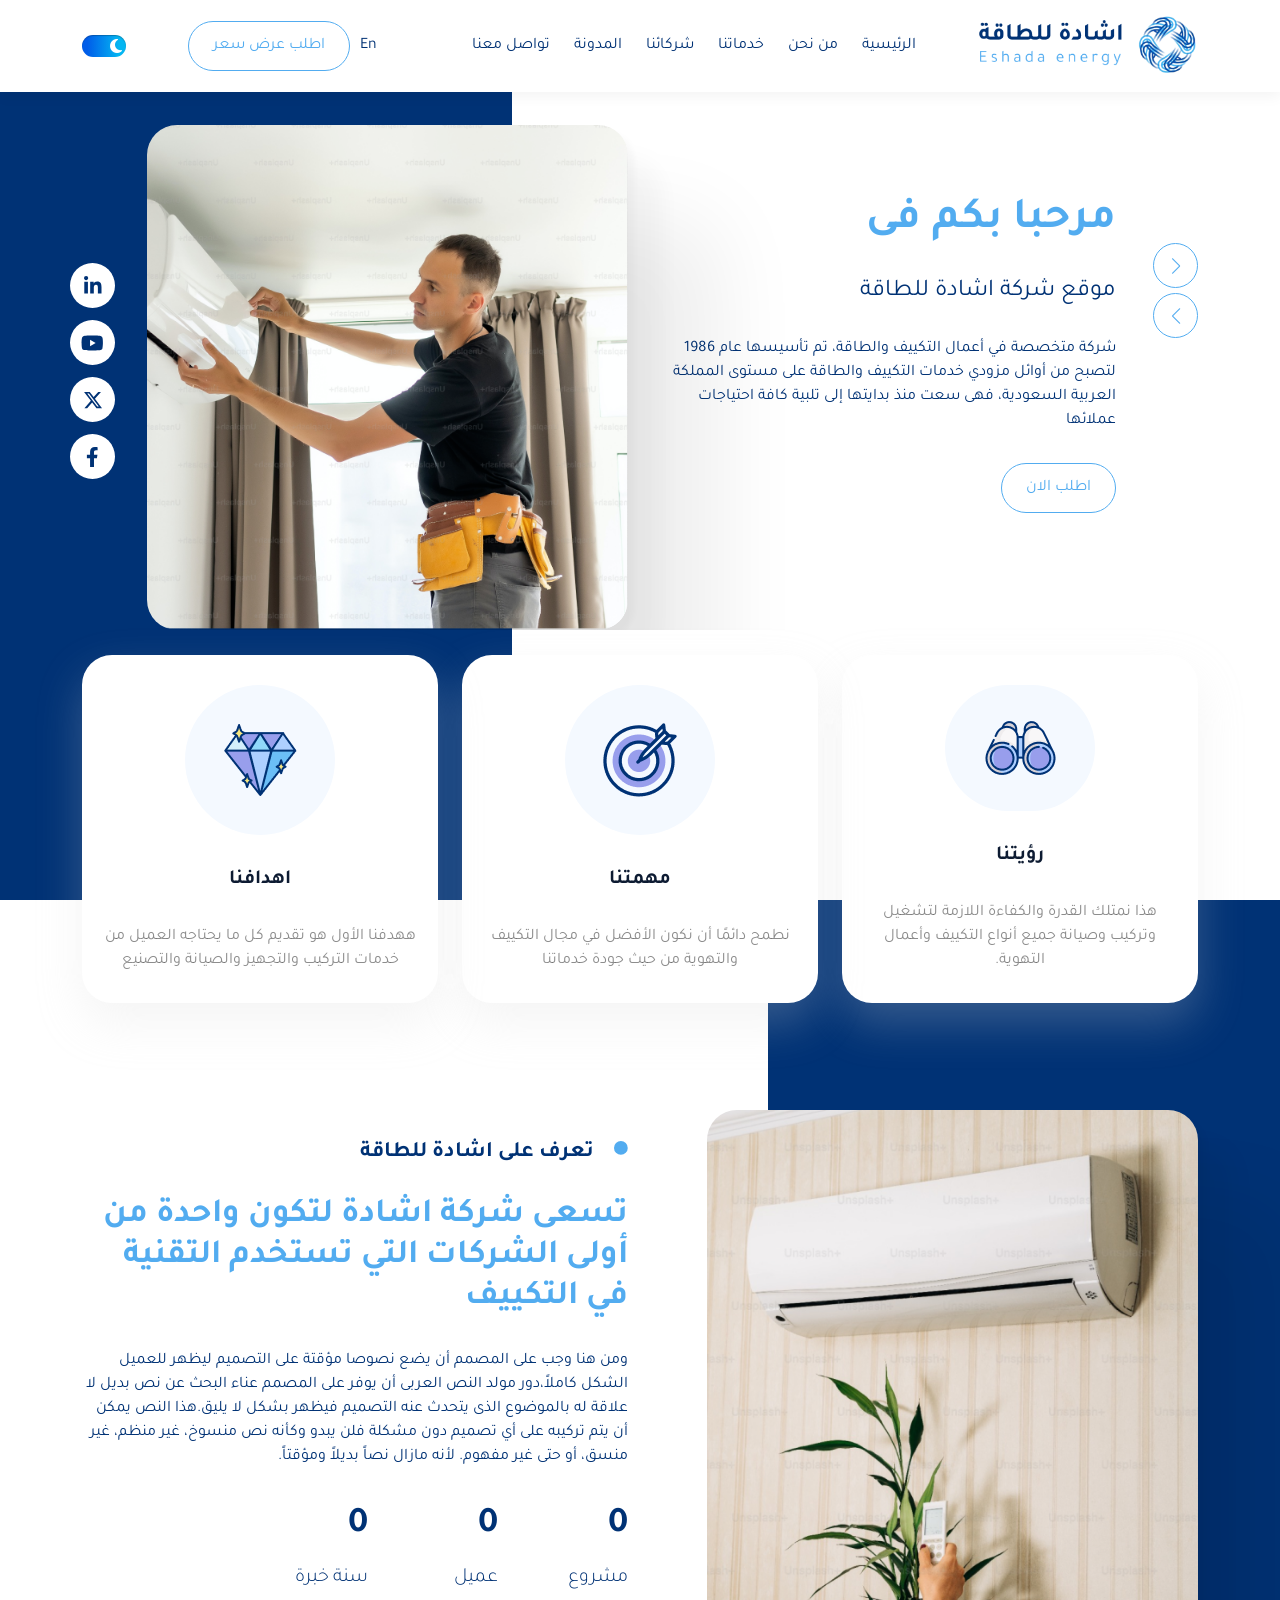
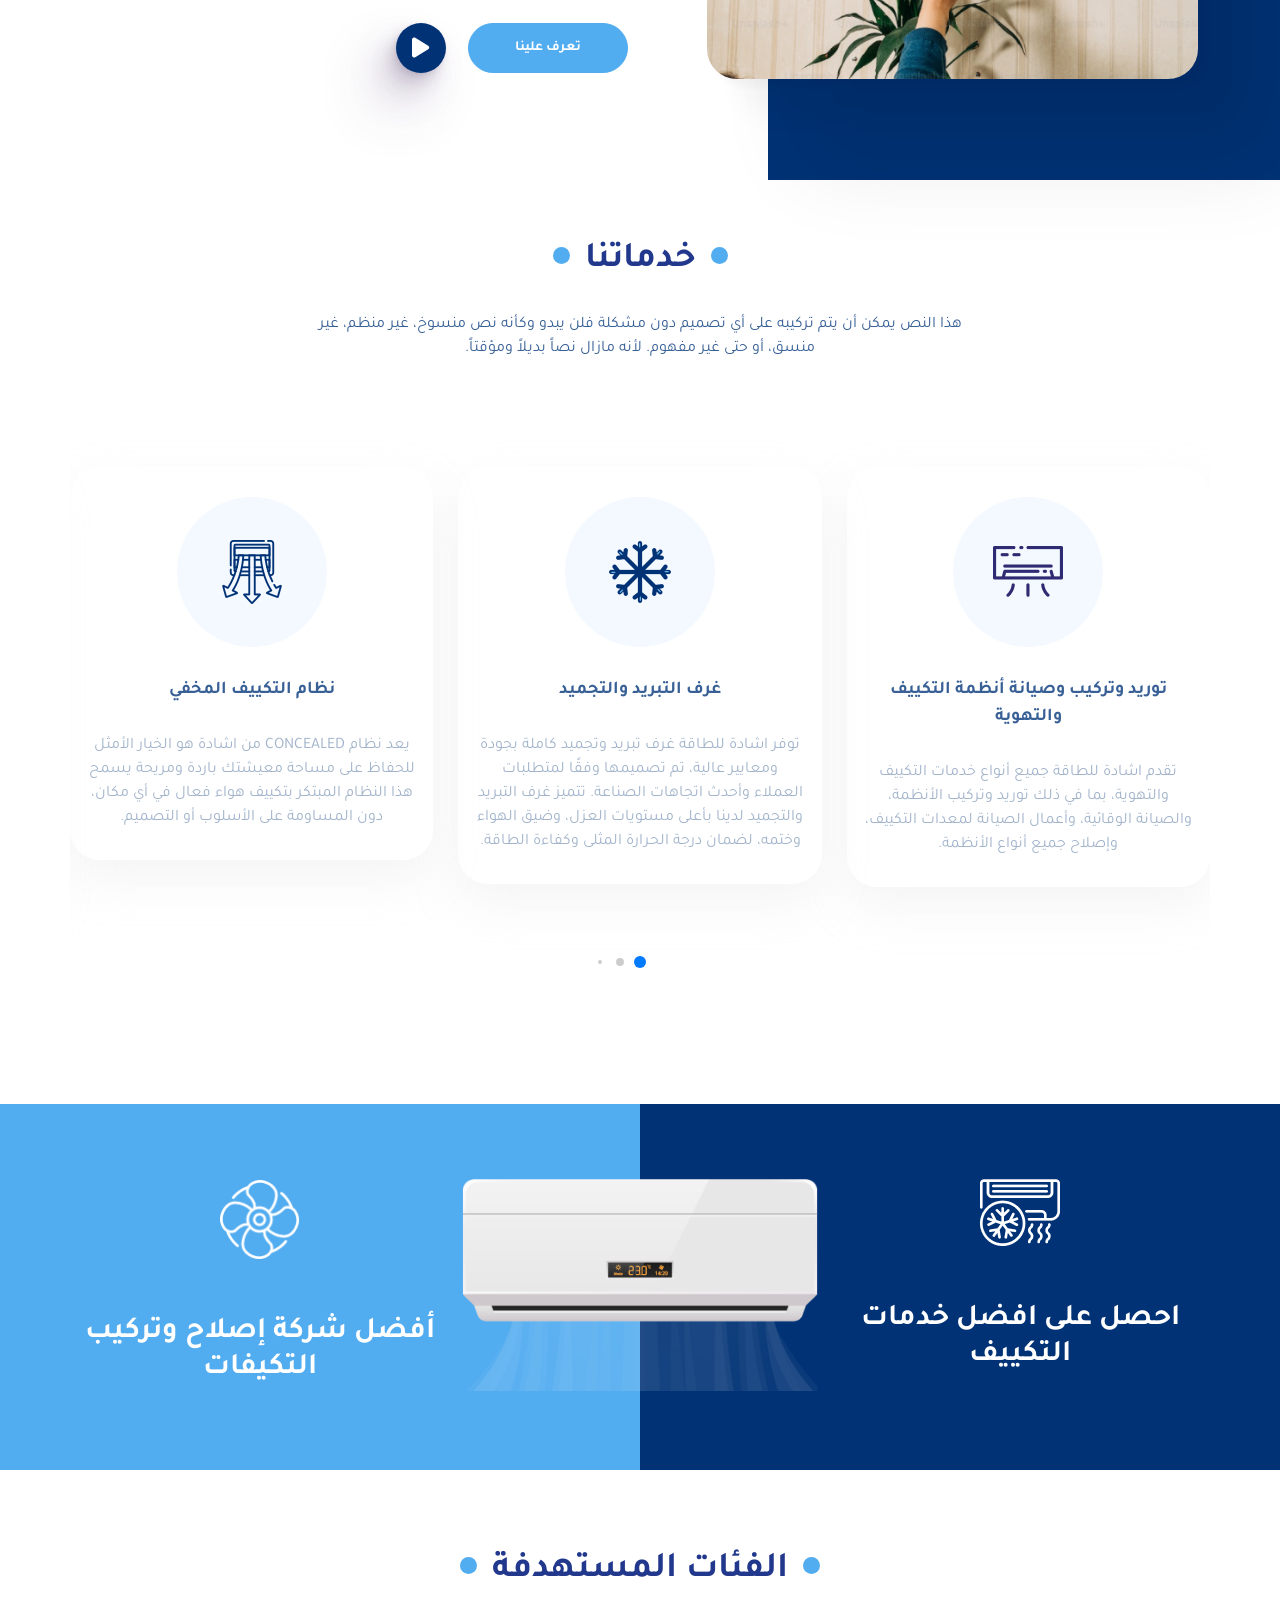
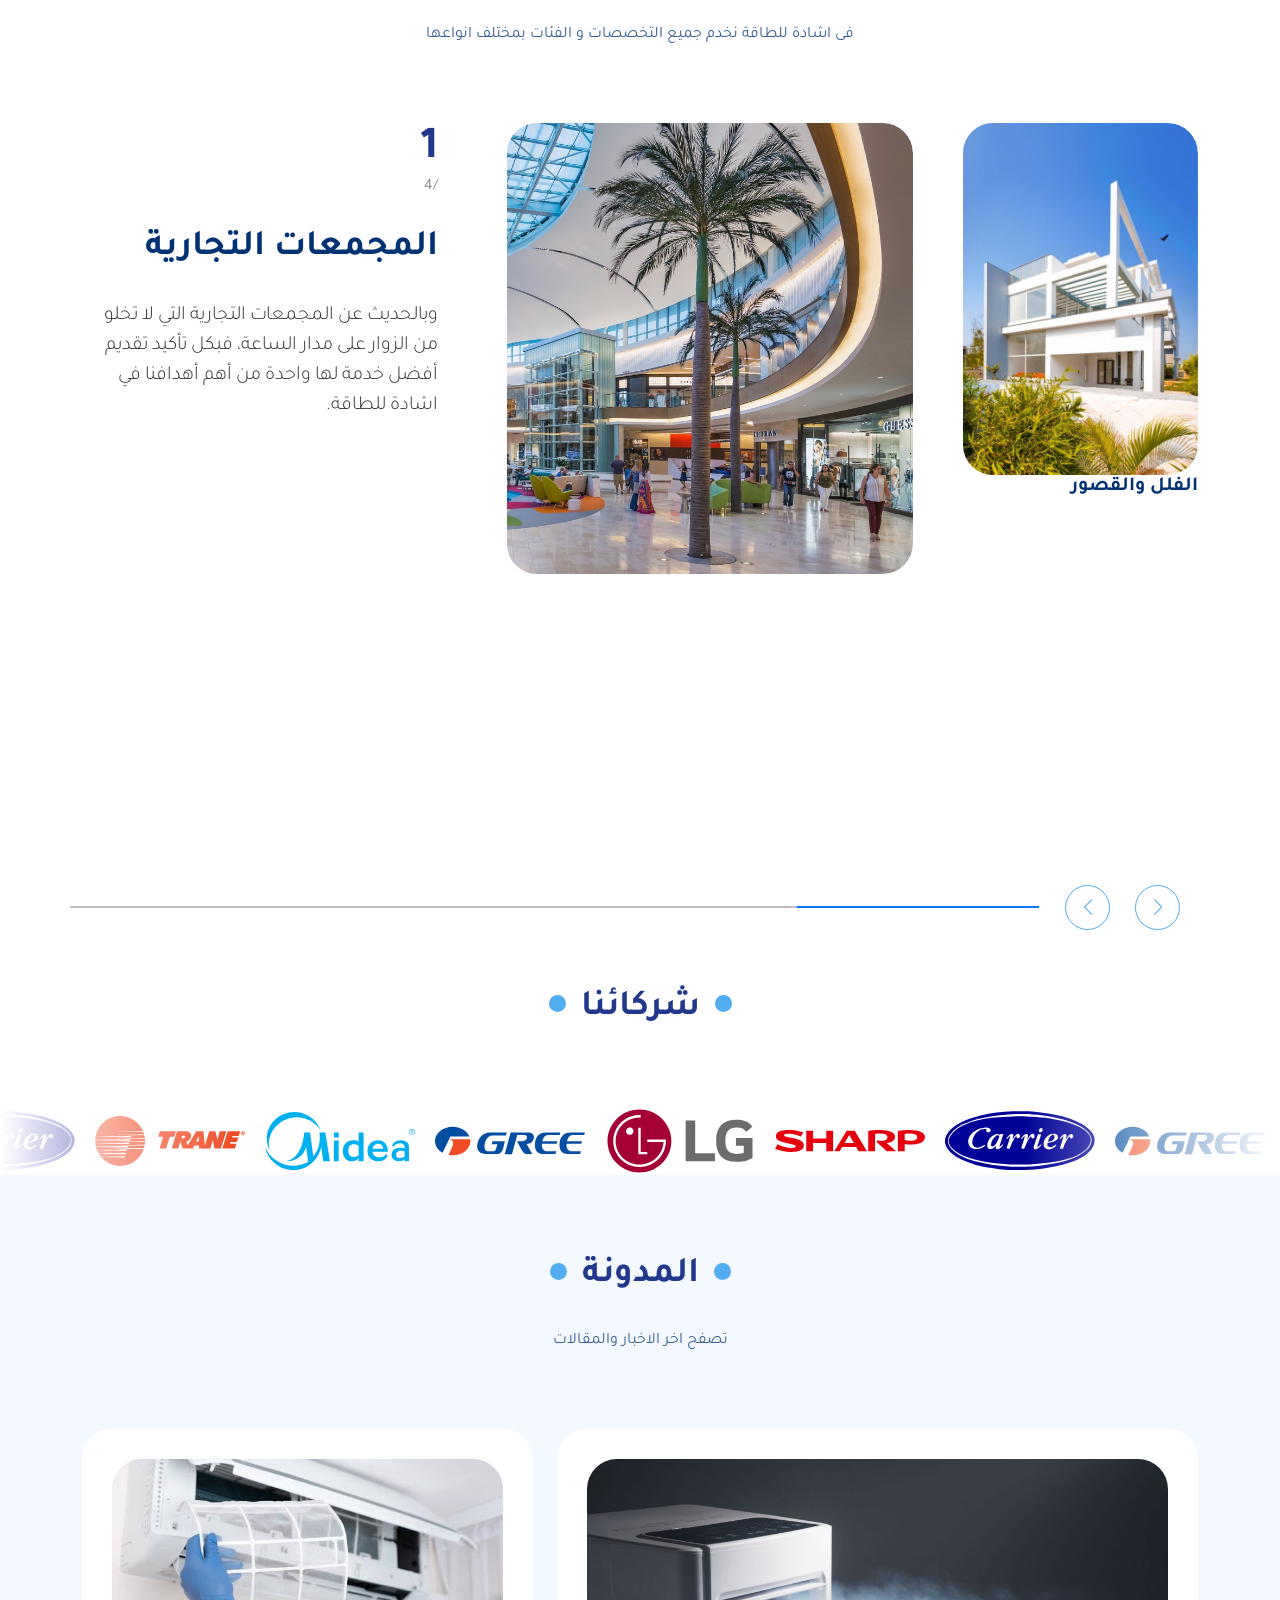
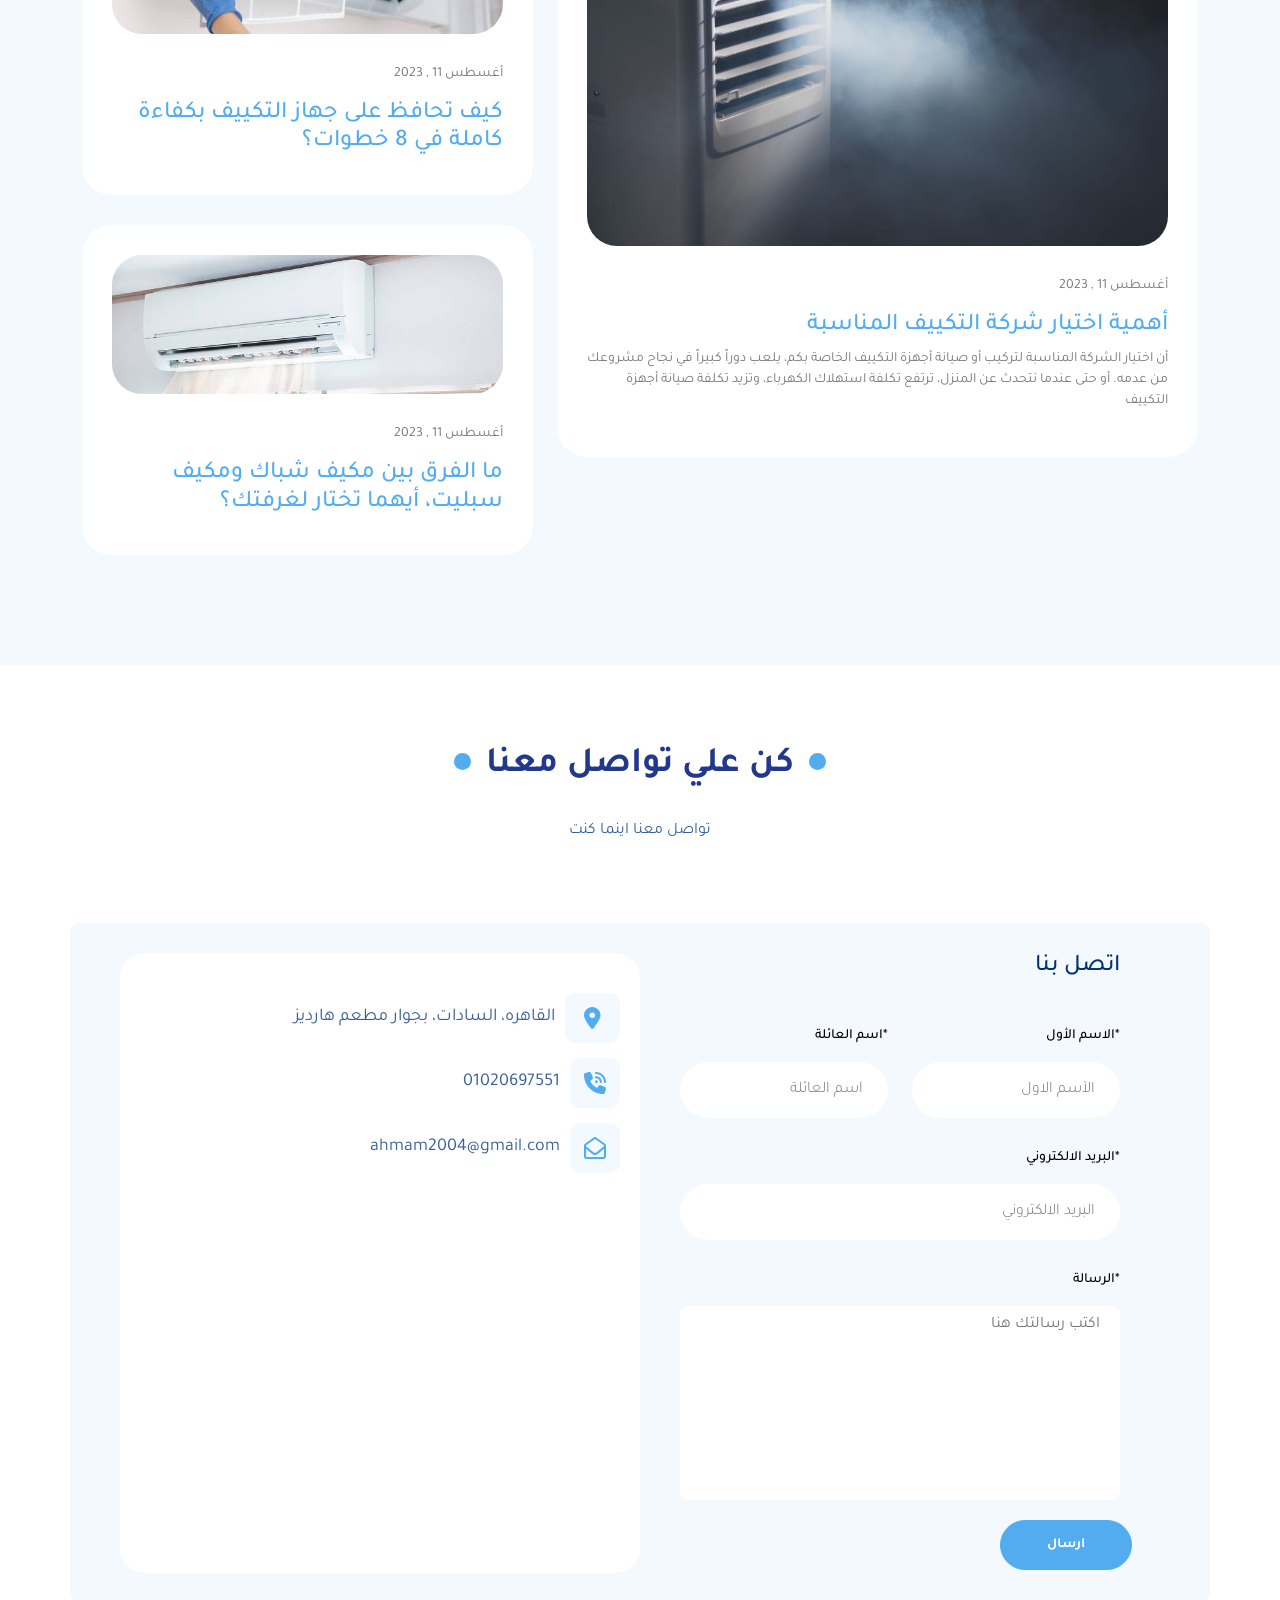
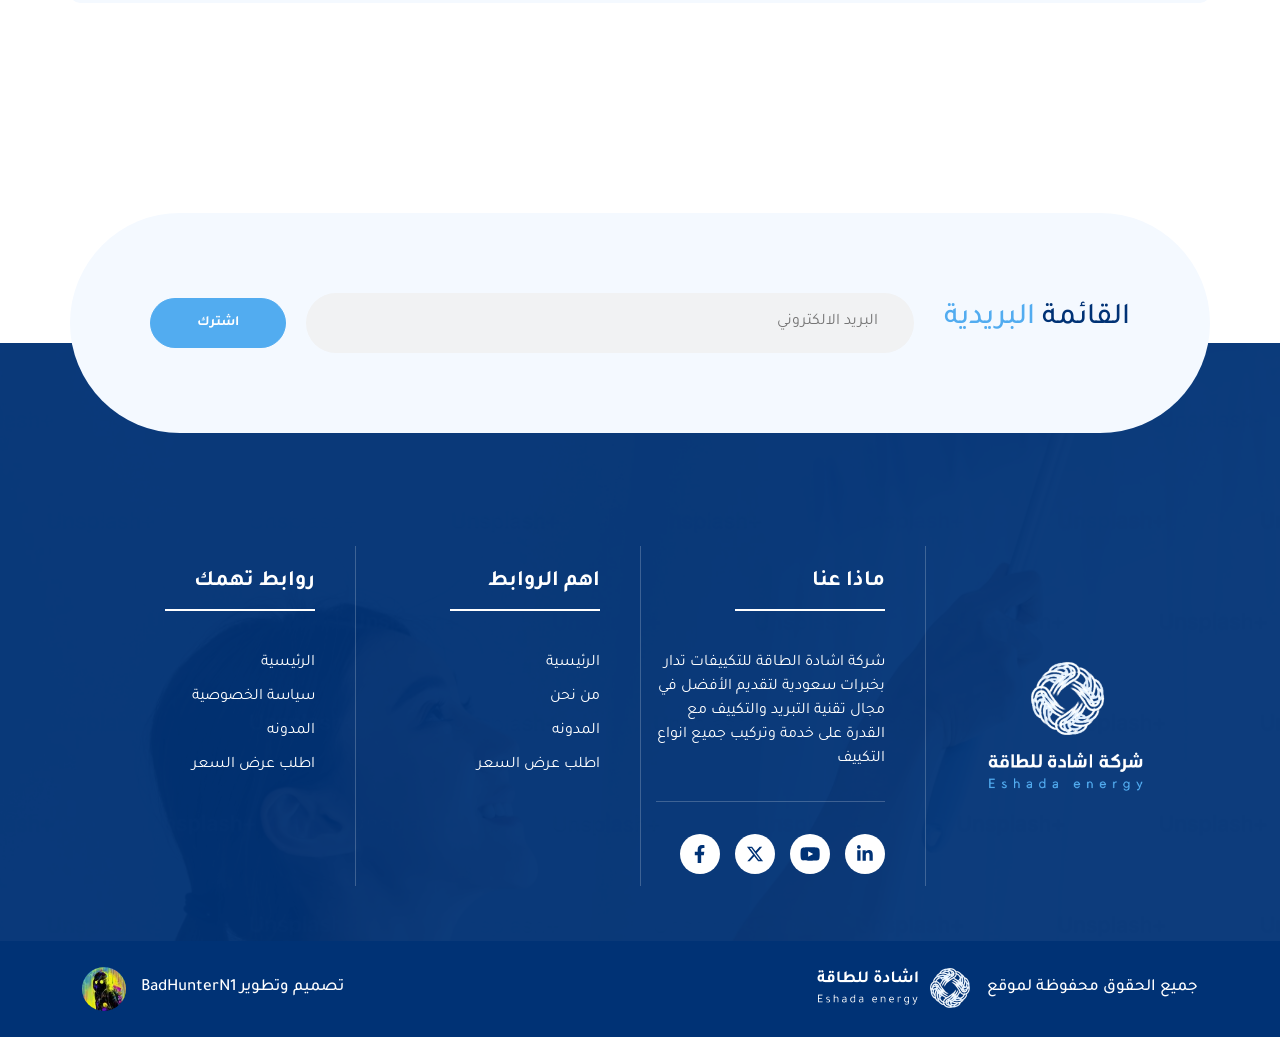
<file: index.html>
<!DOCTYPE html>
<html dir="rtl" lang="ar">

<head>
    <meta charset="UTF-8">
    <meta name="viewport" content="width=device-width, initial-scale=1.0">
    <script src="https://cdn.maptiler.com/maplibre-gl-js/v2.4.0/maplibre-gl.js"></script>
    <link href="https://cdn.maptiler.com/maplibre-gl-js/v2.4.0/maplibre-gl.css" rel="stylesheet" />
    <link rel="stylesheet" href="https://cdn.jsdelivr.net/npm/swiper@11/swiper-bundle.min.css" />
    <!-- BootStrap css -->
    <link rel="stylesheet" href="css/bootstrap.min.css">
    <!-- Render All Elements Normally -->
    <link rel="stylesheet" href="css/normalize.css">
    <!-- Font Awesome Library -->
    <link rel="stylesheet" href="css/all.min.css">
    <!-- Main Template CSS File -->
    <link rel="stylesheet" href="css/Untitled-2.css">
    <!-- Google Fonts -->
    <link rel="preconnect" href="https://fonts.googleapis.com">
    <link rel="preconnect" href="https://fonts.gstatic.com" crossorigin>
    <link
        href="https://fonts.googleapis.com/css2?family=Jomhuria&family=Tajawal:wght@200;300;400;500;700;800&display=swap"
        rel="stylesheet">
    <title>Project</title>
</head>

<body>
    <a href="#landing" class="up"><i class="fa-solid fa-angles-up"></i></a>
    <!-- start heading -->
    <header>
        <div class="container hheader">
            <input class="iside" type="checkbox" id="menu-toggle">
            <div class="overlay"></div>
            <div class="sidebar">
                <div class="container">
                    <div class="logos">
                        <img src="images/download.png" alt="">
                        <img decoding="async" class="sflogo" src="images/unnamed1.jpg" alt="" />
                    </div>
                    <label for="menu-toggle" class="menu-icon"><i class="fa-solid fa-x"></i></label>
                    <ul>
                        <li><a href="#">الرئيسية</a></li>
                        <li><a target=”_blank” href="Links/Assianment10/Untitled-1.html">من نحن</a></li>
                        <li><a href="#">خدماتنا</a></li>
                        <li><a href="#">شركائنا</a></li>
                        <li><a target=”_blank” href="Links/grid 2/Untitled-1.html">المدونة</a></li>
                        <li><a href="#">تواصل معنا</a></li>
                    </ul>
                    <div class="sbuttolang s">
                        <a class="eng">En</a>
                        <a class="mbutton button_hover" target=”_blank” href="Links/Assianment7/index.html">
                            اطلب عرض سعر
                        </a>
                    </div>
                </div>
            </div>
            <a href="index.html" class="hlogo"><img src="images/download.png" alt=""></a>
            <div class="links">
                <ul>
                    <li><a href="#">الرئيسية</a></li>
                    <li><a target=”_blank” href="Links/Assianment10/Untitled-1.html">من نحن</a></li>
                    <li><a href="#">خدماتنا</a></li>
                    <li><a href="#">شركائنا</a></li>
                    <li><a target=”_blank” href="Links/grid 2/Untitled-1.html">المدونة</a></li>
                    <li><a href="#">تواصل معنا</a></li>
                </ul>
            </div>
            <div class="hbuttolang">
                <a class="eng">En</a>
                <a class="mbutton button_hover" target=”_blank” href="Links/Assianment7/index.html">
                    اطلب عرض سعر
                </a>
            </div>
            <input class="vision" type="checkbox" id="darkmode-toggle" />
            <label class="lvision" for="darkmode-toggle">
        </div>
    </header>
    <!-- End heading -->
    <!-- start landing -->
    <section class="landing" id="landing">
        <div class="lback"></div>
        <div class="container relative">
            <div class="row r2 swiper">
                <div class="swiper-wrapper">
                    <div class="row swiper-slide">
                        <div class="col-12 col-md-6 ord2">
                            <div class="lpadding">
                                <h2>مرحبا بكم فى</h2>
                                <h4>موقع شركة اشادة للطاقة</h4>
                                <p>شركة متخصصة في أعمال التكييف والطاقة، تم تأسيسها عام 1986 لتصبح من أوائل مزودي خدمات
                                    التكييف والطاقة على مستوى المملكة العربية السعودية، فهى سعت منذ بدايتها إلى تلبية
                                    كافة
                                    احتياجات عملائها</p>
                                <a class="mbutton button_hover" target=”_blank” href="Links/Assianment7/index.html">
                                    اطلب الان
                                </a>
                            </div>
                        </div>
                        <div class="col-12 col-md-6 ord1">
                            <div class="hmm">
                                <img class="himg img-fluid wow" src="images/mob.png" alt="">
                            </div>
                        </div>
                    </div>
                    <div class="row r2 swiper-slide">
                        <div class="col-12 col-md-6 ord2">
                            <div class="lpadding">
                                <h2>اشادة للطاقة</h2>
                                <h4>لتركيب وصيانة التكييف</h4>
                                <p>شركة اشادة الطاقة للتكييفات تدار بخبرات سعودية لتقديم الأفضل في مجال تقنية التبريد
                                    والتكييف مع القدرة على خدمة وتركيب جميع انواع التكييف إلى خدمات الصيانة المقررة،
                                    وإصلاح
                                    المعدات الموجودة، واستبدال المعدات القديمة، وتركيب معدات جديدة،</p>
                                <a class="mbutton button_hover" target=”_blank” href="Links/Assianment7/index.html">
                                    اطلب الان
                                </a>
                            </div>
                        </div>
                        <div class="col-12 col-md-6 ord1">
                            <div class="hmm">
                                <img class="himg img-fluid wow" src="images/12.png" alt="">
                            </div>
                        </div>
                    </div>
                </div>
                <div class="arrows">
                    <div class="swiper-button-next" id="next1"></div>
                    <div class="swiper-button-prev" id="prev1"></div>
                </div>
            </div>
            <div class="lsocial">
                <div class="in"><i class="fa-brands fa-linkedin-in"></i></div>
                <div class="youtube"><i class="fa-brands fa-youtube"></i></div>
                <div class="x"><i class="fa-brands fa-x-twitter"></i></div>
                <div class="facebook"><i class="fa-brands fa-facebook-f"></i></div>
            </div>
        </div>
        <div class="container">
            <div class="row infomar">
                <div class="col-12 col-md-6 col-lg-4">
                    <div class="pinfo1 wow1">
                        <div class="iicon"><img src="images/a1.png" alt=""></div>
                        <div class="ih4">رؤيتنا</div>
                        <div class="ip">هذا نمتلك القدرة والكفاءة اللازمة لتشغيل وتركيب وصيانة جميع أنواع التكييف وأعمال
                            التهوية.
                        </div>
                    </div>
                </div>
                <div class="col-12 col-md-6 col-lg-4">
                    <div class="pinfo1 wow1">
                        <div class="iicon"><img src="images/a2.png" alt=""></div>
                        <div class="ih4">مهمتنا</div>
                        <div class="ip">نطمح دائمًا أن نكون الأفضل في مجال التكييف والتهوية من حيث جودة خدماتنا
                        </div>
                    </div>
                </div>
                <div class="col-12 col-md-6 col-lg-4">
                    <div class="pinfo1 wow1">
                        <div class="iicon"><img src="images/a3.png" alt=""></div>
                        <div class="ih4">اهدافنا</div>
                        <div class="ip">ههدفنا الأول هو تقديم كل ما يحتاجه العميل من خدمات التركيب والتجهيز والصيانة
                            والتصنيع
                        </div>
                    </div>
                </div>
            </div>
    </section>
    <!-- End landing -->
    <!-- start landing2 -->
    <section class="landing2">
        <div class="l2back"></div>
        <div class="container relative">
            <div class="row">
                <div class="col-12 col-md-6">
                    <img class="himg wow" src="images/ab.png" alt="">
                </div>
                <div class="col-12 col-md-6">
                    <div class="l2padding">
                        <h4><i class="fa-solid fa-circle fa-2xs" style="color: #52acf0;"></i>
                            تعرف على اشادة للطاقة</h4>
                        <h2>تسعى شركة اشادة لتكون واحدة من أولى الشركات التي تستخدم التقنية في التكييف</h2>
                        <p>ومن هنا وجب على المصمم أن يضع نصوصا مؤقتة على التصميم ليظهر للعميل الشكل كاملاً،دور مولد النص
                            العربى
                            أن يوفر على المصمم عناء البحث عن نص بديل لا علاقة له بالموضوع الذى يتحدث عنه التصميم فيظهر
                            بشكل
                            لا
                            يليق.هذا النص يمكن أن يتم تركيبه على أي تصميم دون مشكلة فلن يبدو وكأنه نص منسوخ، غير منظم،
                            غير
                            منسق،
                            أو حتى غير مفهوم. لأنه مازال نصاً بديلاً ومؤقتاً.</p>
                        <div class="l2info">
                            <div class="l2info1">
                                <div class="l2onfo1n1" data-goal="120">0</div>
                                <div class="l2onfo1t1">مشروع</div>
                            </div>
                            <div class="l2info1">
                                <div class="l2onfo1n1" data-goal="308">0</div>
                                <div class="l2onfo1t1">عميل</div>
                            </div>
                            <div class="l2info1">
                                <div class="l2onfo1n1" data-goal="16">0</div>
                                <div class="l2onfo1t1">سنة خبرة</div>
                            </div>
                        </div>
                        <div class="res">
                            <a class="mbutton button_hover m_button button__hover">
                                تعرف علينا
                            </a>
                            <a class="play_button" target="_blank" href="Links/Animation/Untitled-1.html"><i
                                    class="fa-solid fa-play"></i></a>
                        </div>
                    </div>
                </div>
    </section>
    <!-- End landing2 -->
    <!-- Start Services Section -->
    <section class="services">
        <div class="container">
            <div class="services_contenthp">
                <h2><i class="fa-solid fa-circle fa-2xs"></i>خدماتنا<i class="fa-solid fa-circle fa-2xs"></i></h2>
                <p>هذا النص يمكن أن يتم تركيبه على أي تصميم دون مشكلة فلن يبدو وكأنه نص منسوخ، غير منظم، غير منسق،
                    أو
                    حتى غير مفهوم. لأنه مازال نصاً بديلاً ومؤقتاً.</p>
            </div>
            <div class="row relative swip1">
                <div class="swiper-wrapper all">
                    <div class="col-4 swiper-slide">
                        <div class="pinfo1 al wow1">
                            <div class="iicon"><img src="images/srv1.png" alt=""></div>
                            <div class="ih4">توريد وتركيب وصيانة أنظمة التكييف والتهوية</div>
                            <div class="ip">تقدم اشادة للطاقة جميع أنواع خدمات التكييف والتهوية، بما في ذلك توريد وتركيب
                                الأنظمة، والصيانة الوقائية، وأعمال الصيانة لمعدات التكييف، وإصلاح جميع أنواع الأنظمة.
                            </div>
                        </div>
                    </div>
                    <div class="col-4 swiper-slide">
                        <div class="pinfo1 al wow1">
                            <div class="iicon"><img src="images/air-conditioner.png" alt=""></div>
                            <div class="ih4"> غرف التبريد والتجميد</div>
                            <div class="ip">توفر اشادة للطاقة غرف تبريد وتجميد كاملة بجودة ومعايير عالية، تم تصميمها
                                وفقًا
                                لمتطلبات العملاء وأحدث اتجاهات الصناعة. تتميز غرف التبريد والتجميد لدينا بأعلى مستويات
                                العزل، وضيق الهواء وختمه، لضمان درجة الحرارة المثلى وكفاءة الطاقة.
                            </div>
                        </div>
                    </div>
                    <div class="col-4 swiper-slide">
                        <div class="pinfo1 al wow1">
                            <div class="iicon"><img src="images/air-conditioning.png" alt=""></div>
                            <div class="ih4"> نظام التكييف المخفي </div>
                            <div class="ip">يعد نظام CONCEALED من اشادة هو الخيار الأمثل للحفاظ على مساحة معيشتك باردة
                                ومريحة يسمح هذا النظام المبتكر بتكييف هواء فعال في أي مكان، دون المساومة على الأسلوب أو
                                التصميم.
                            </div>
                        </div>
                    </div>
                    <div class="col-4 swiper-slide">
                        <div class="pinfo1 al wow1">
                            <div class="iicon"><img src="images/duct.png" alt=""></div>
                            <div class="ih4">صناعة وتصميم مجاري الهواء</div>
                            <div class="ip">تقدم اشادة للطاقة خدمة التصنيع والتصميم لمجاري الهواء الأوتوماتيكية في
                                المملكة
                                العربية السعودية مع تشكيلة واسعة من ملحقات ومكونات مجاري الهواء، يمكنك بسهولة تخصيص نظام
                                مجاري الهواء للحصول على أقصى قدر من الكفاءة وجودة الهواء.</div>
                        </div>
                    </div>
                    <div class="col-4 swiper-slide">
                        <div class="pinfo1 al wow1">
                            <div class="iicon"><img src="images/srv1.png" alt=""></div>
                            <div class="ih4">توريد وتركيب وصيانة أنظمة التكييف والتهوية</div>
                            <div class="ip">تقدم اشادة للطاقة جميع أنواع خدمات التكييف والتهوية، بما في ذلك توريد وتركيب
                                الأنظمة، والصيانة الوقائية، وأعمال الصيانة لمعدات التكييف، وإصلاح جميع أنواع الأنظمة.
                            </div>
                        </div>
                    </div>
                    <div class="col-4 swiper-slide">
                        <div class="pinfo1 al wow1">
                            <div class="iicon"><img src="images/air-conditioner.png" alt=""></div>
                            <div class="ih4"> غرف التبريد والتجميد</div>
                            <div class="ip">توفر اشادة للطاقة غرف تبريد وتجميد كاملة بجودة ومعايير عالية، تم تصميمها
                                وفقًا
                                لمتطلبات العملاء وأحدث اتجاهات الصناعة. تتميز غرف التبريد والتجميد لدينا بأعلى مستويات
                                العزل، وضيق الهواء وختمه، لضمان درجة الحرارة المثلى وكفاءة الطاقة.
                            </div>
                        </div>
                    </div>
                    <div class="col-4 swiper-slide">
                        <div class="pinfo1 al wow1">
                            <div class="iicon"><img src="images/air-conditioning.png" alt=""></div>
                            <div class="ih4"> نظام التكييف المخفي </div>
                            <div class="ip">يعد نظام CONCEALED من اشادة هو الخيار الأمثل للحفاظ على مساحة معيشتك باردة
                                ومريحة يسمح هذا النظام المبتكر بتكييف هواء فعال في أي مكان، دون المساومة على الأسلوب أو
                                التصميم.
                            </div>
                        </div>
                    </div>
                    <div class="col-4 swiper-slide">
                        <div class="pinfo1 al wow1">
                            <div class="iicon"><img src="images/duct.png" alt=""></div>
                            <div class="ih4">صناعة وتصميم مجاري الهواء</div>
                            <div class="ip">تقدم اشادة للطاقة خدمة التصنيع والتصميم لمجاري الهواء الأوتوماتيكية في
                                المملكة
                                العربية السعودية مع تشكيلة واسعة من ملحقات ومكونات مجاري الهواء، يمكنك بسهولة تخصيص نظام
                                مجاري الهواء للحصول على أقصى قدر من الكفاءة وجودة الهواء.</div>
                        </div>
                    </div>
                </div>
                <div class="swiper-pagination"></div>
            </div>
        </div>
    </section>
    <!-- End Services Section -->
    <!-- Start Design Section -->
    <section class="design">
        <div class="container">
            <div class="row d">
                <div class="col-12 col-lg-4 a">
                    <a href="#">
                        <img class="di img-fluid wow1" src="images/o1.png" alt="">
                        <h2>احصل على افضل خدمات التكييف</h2>
                    </a>
                </div>
                <div class="col-12 col-lg-4 a">
                    <img class="dt img-fluid wow1" src="images/cond.png" alt="">
                </div>
                <div class="col-12 col-lg-4 a">
                    <a href="#">
                        <img class="di img-fluid wow1" src="images/o2.png" alt="">
                        <h2>أفضل شركة إصلاح وتركيب التكيفات</h2>
                    </a>
                </div>
            </div>
        </div>
    </section>
    <!-- End Design Section -->
    <!-- Start Target Section -->
    <section class="target">
        <div class="container relative">
            <div class="services_contenthp">
                <h2><i class="fa-solid fa-circle fa-2xs"></i>الفئات المستهدفة<i class="fa-solid fa-circle fa-2xs"></i>
                </h2>
                <p>فى اشادة للطاقة نخدم جميع التخصصات و الفئات بمختلف انواعها</p>
            </div>
            <div class="mySwiper">
                <div class="swiper-wrapper">
                    <div class="swiper-slide">
                        <div class="row mt">
                            <div class="col-md-3 col-6 ">
                                <div class="t">
                                    <img class="scale wow" src="images/3_EXT_North_East_View.jpg" alt="">
                                </div>
                                <h5 class="t1">الفلل والقصور</h5>
                            </div>
                            <div class="col-md-5 col-6 ">
                                <div class="t">
                                    <img class="scale wow" src="images/2016JG06.528RE.jpg" alt="">
                                </div>
                            </div>
                            <div class="col-md-4 col-12 tt">
                                <h3>
                                    <strong>1</strong>
                                    /4
                                </h3>
                                <h2>المجمعات التجارية</h2>
                                <p>وبالحديث عن المجمعات التجارية التي لا تخلو من الزوار على مدار الساعة، فبكل تأكيد
                                    تقديم
                                    أفضل
                                    خدمة لها واحدة من أهم أهدافنا في اشادة للطاقة.</p>
                            </div>
                        </div>
                    </div>
                    <div class="swiper-slide">
                        <div class="row mt">
                            <div class="col-md-3 col-6 ">
                                <div class="t">
                                    <img class="scale wow" src="images/off1.png" alt="">
                                </div>
                                <h5 class="t1">المساجد</h5>
                            </div>
                            <div class="col-md-5 col-6 ">
                                <div class="t">
                                    <img class="scale wow" src="images/3_EXT_North_East_View.jpg" alt="">
                                </div>
                            </div>
                            <div class="col-md-4 col-12 tt">
                                <h3>
                                    <strong>2</strong>
                                    /4
                                </h3>
                                <h2>الفلل و القصور</h2>
                                <p>واحدة من الفئات الهامة في القطاعات الخاصة هي فئة القصور والفلل، حيث أن راحة وأمان
                                    المنزل</p>
                            </div>
                        </div>
                    </div>
                    <div class="swiper-slide">
                        <div class="row mt">
                            <div class="col-md-3 col-6 ">
                                <div class="t">
                                    <img class="scale wow" src="images/off2.png" alt="">
                                </div>
                                <h5 class="t1">الجامعات و المدارس</h5>
                            </div>
                            <div class="col-md-5 col-6 ">
                                <div class="t">
                                    <img class="scale wow" src="images/off1.png" alt="">
                                </div>
                            </div>
                            <div class="col-md-4 col-12 tt">
                                <h3>
                                    <strong>3</strong>
                                    /4
                                </h3>
                                <h2>المساجد</h2>
                                <p>تُعد المساجد والأوقاف واحدة من أهم الفئات المستهدفة في اشادة للطاقة والتي يتم تنفيذ
                                    العديد من المشاريع الهامة بشكل دوري ومستمر</p>
                            </div>
                        </div>
                    </div>
                    <div class="swiper-slide">
                        <div class="row mt">
                            <div class="col-md-8 col-12 ">
                                <div class="t">
                                    <img class="scale wow" src="images/off2.png" alt="">
                                </div>
                            </div>
                            <div class="col-md-4 col-12 tt">
                                <h3>
                                    <strong>4</strong>
                                    /4
                                </h3>
                                <h2>
                                    الجامعات والمدارس
                                </h2>
                                <p>
                                    لوريم إيبسوم(Lorem Ipsum) هو ببساطة نص شكلي (بمعنى أن الغاية هي الشكل وليس المحتوى)
                                    ويُستخدم
                                    في
                                    صناعات المطابع ودور النشر. كان لوريم إيبسوم ولايزال المعيار للنص الشكلي منذ القرن
                                    الخامس
                                    عشر
                                    عندما قامت مطبعة مجهولة برص مجموعة من الأحرف بشكل عشوائي أخذتها من نص، لتكوّن كتيّب
                                    بمثابة
                                    دليل
                                    أو مرجع شكلي لهذه الأحرف. خمسة قرون من الزمن لم تقضي على هذا النص،
                                </p>
                            </div>
                        </div>
                    </div>
                </div>
            </div>
            <div class="arrows2">
                <div class="swiper-button-next" id="next2"></div>
                <div class="swiper-button-prev" id="prev2"></div>
            </div>
            <div class="swiper-pagination" id="pagination"></div>
        </div>
        </div>
    </section>
    <!-- End Design Section -->
    <!-- Start partners Section -->
    <section class="slide">
        <div class="services_contenthp">
            <h2><i class="fa-solid fa-circle fa-2xs"></i>شركائنا<i class="fa-solid fa-circle fa-2xs"></i>
            </h2>
        </div>
        <div class="scroller" style="--y:30s">
            <div>
                <img src="./images/Gree_electric_appliances_logo.svg" alt="Gree_electric" />
                <img src="./images/Logo_of_the_Carrier_Corporation.svg" alt="Carrier_Corporation" />
                <img src="./images/Logo_of_the_Sharp_Corporation.svg" alt="Sharp_Corporation" />
                <img src="./images/LG_logo_(2014).svg" alt="LG" />
                <img src="./images/Gree_electric_appliances_logo.svg" alt="Gree_electric" />
                <img src="./images/Midea.svg" alt="Midea" />
                <img src="./images/Trane_logo.svg" alt="Trane" />
                <img src="./images/Logo_of_the_Carrier_Corporation.svg" alt="Carrier_Corporation" />
                <img src="./images/Toshiba_logo.svg" alt="Toshiba" />
                <img src="./images/Midea.svg" alt="Midea" />
                <img src="./images/Haier_logo.svg" alt="Haier" />
            </div>
            <div>
                <img src="./images/Gree_electric_appliances_logo.svg" alt="Gree_electric" />
                <img src="./images/Logo_of_the_Carrier_Corporation.svg" alt="Carrier_Corporation" />
                <img src="./images/Logo_of_the_Sharp_Corporation.svg" alt="Sharp_Corporation" />
                <img src="./images/LG_logo_(2014).svg" alt="LG" />
                <img src="./images/Gree_electric_appliances_logo.svg" alt="Gree_electric" />
                <img src="./images/Midea.svg" alt="Midea" />
                <img src="./images/Trane_logo.svg" alt="Trane" />
                <img src="./images/Logo_of_the_Carrier_Corporation.svg" alt="Carrier_Corporation" />
                <img src="./images/Toshiba_logo.svg" alt="Toshiba" />
                <img src="./images/Midea.svg" alt="Midea" />
                <img src="./images/Haier_logo.svg" alt="Haier" />
            </div>
        </div>
    </section>
    <!-- End partners Section -->
    <!-- Start Blog Section -->
    <section class="blog">
        <div class="container">
            <div class="services_contenthp">
                <h2><i class="fa-solid fa-circle fa-2xs"></i>المدونة<i class="fa-solid fa-circle fa-2xs"></i>
                </h2>
                <p>تصفح اخر الاخبار والمقالات</p>
            </div>
            <div class="row">
                <div class="col-12 col-md-7">
                    <div class="blogMain wow1">
                        <img src="images/portable-air-conditioner_1679380526159-1024x683.jpg" alt="">
                        <p>أغسطس 11 , 2023</p>
                        <h3>أهمية اختيار شركة التكييف المناسبة</h3>
                        <p>أن اختيار الشركة المناسبة لتركيب أو صيانة أجهزة التكييف الخاصة بكم، يلعب دوراً كبيراً في نجاح
                            مشروعك من عدمه. أو حتى عندما نتحدث عن المنزل، ترتفع تكلفة استهلاك الكهرباء، وتزيد تكلفة
                            صيانة أجهزة التكييف</p>
                    </div>
                </div>
                <div class="col-12 col-md-5">
                    <div class="blogMain wow1">
                        <img src="images/istockphoto-1168365074-612x612-1-e1692513478995.jpg" alt="">
                        <p>أغسطس 11 , 2023</p>
                        <h3>كيف تحافظ على جهاز التكييف بكفاءة كاملة في 8 خطوات؟</h3>
                    </div>
                    <div class="blogMain wow1">
                        <img src="images/istockphoto-519619698-612x612-1-e1692513434135.jpg" alt="">
                        <p>أغسطس 11 , 2023</p>
                        <h3>ما الفرق بين مكيف شباك ومكيف سبليت، أيهما تختار لغرفتك؟</h3>
                    </div>
                </div>
            </div>
        </div>
    </section>
    <!-- End Blog Section -->
    <!-- Start Contact Section -->
    <section class="contact">
        <div class="container">
            <div class="services_contenthp">
                <h2><i class="fa-solid fa-circle fa-2xs"></i>كن علي تواصل معنا<i class="fa-solid fa-circle fa-2xs"></i>
                </h2>
                <p>تواصل معنا اينما كنت</p>
            </div>
            <div class="row">
                <div class="col-12 col-md-6 wh">
                    <h3>اتصل بنا</h3>
                    <form action="" target="_blank" id="myForm">
                        <div class="row">
                            <div class="col-12 col-lg-6 c1 relative">
                                <label for="first-name">*الاسم الأول</label>
                                <input type="text" name="" id="first-name" placeholder="الأسم الاول" required>
                            </div>
                            <div class="col-12 col-lg-6 c1 relative">
                                <label for="family-name"> *اسم العائلة</label>
                                <input type="text" name="" id="family-name" placeholder="اسم العائلة" required>
                            </div>
                            <div class="col-12 c1 relative">
                                <label for="email">*البريد الالكتروني</label>
                                <input type="email" name="" id="" placeholder="البريد الالكتروني" required>
                            </div>
                            <div class="col-12 c1">
                                <label for="message">*الرسالة</label>
                                <textarea name="" id="message" cols="30" rows="10"
                                    placeholder="اكتب رسالتك هنا"></textarea>
                            </div>
                            <button type="submit" class="mbutton button_hover m_button l button__hover"
                                id="submitBtn">ارسال</button>
                        </div>
                    </form>
                </div>
                <div class="col-12 col-md-6 wh2">
                    <div class="wrapper">
                        <div class="c2">
                            <div class="c2l"><i class="fa-solid fa-location-dot"></i></div>
                            <div class="c2t">القاهره، السادات، بجوار مطعم هارديز</div>
                        </div>
                        <div class="c2">
                            <div class="c2l"><i class="fa-solid fa-phone-volume"></i></div>
                            <a href="tel:01020697551" class="c2t">01020697551</a>
                        </div>
                        <div class="c2">
                            <div class="c2l"><i class="fa-regular fa-envelope-open"></i></div>
                            <a href="mailto:ahmam2004@gmail.com" class="c2t">ahmam2004@gmail.com</a>
                        </div>
                        <div id="map"></div>
                    </div>
                </div>
            </div>
        </div>
    </section>
    <!-- End Contact Section -->
    <!-- Start Subscription Section -->
    <section class="sub relative">
        <div class="container">
            <div class="row">
                <div class="sub_content">
                    <h3>القائمة <span> البريدية </span> </h3>
                    <form action="" method="post" target="_blank">
                        <input type="email" class="m_input" placeholder="البريد الالكتروني " name="ne" required="">
                        <button type="submit" class="mbutton button_hover m_button l button__hover">
                            اشترك </button>
                    </form>
                </div>
            </div>
        </div>
        </div>
    </section>
    <!-- End Subscription Section -->
    <!-- Start Footer Section -->
    <footer>
        <div class="foverlay"></div>
        <div class="container relative">
            <div class="row">
                <div class="col-12 col-md-6 col-lg-3 f1">
                    <a href="#">
                        <img src="images/logo2.png" alt="">
                    </a>
                </div>
                <div class="col-12 col-md-6 col-lg-3 f2">
                    <div class="fheader">ماذا عنا</div>
                    <p>شركة اشادة الطاقة للتكييفات تدار بخبرات سعودية لتقديم الأفضل في مجال تقنية التبريد والتكييف مع
                        القدرة على خدمة وتركيب جميع انواع التكييف</p>
                    <div class="fsocial">
                        <div class="in"><i class="fa-brands fa-linkedin-in"></i></div>
                        <div class="youtube"><i class="fa-brands fa-youtube"></i></div>
                        <div class="x"><i class="fa-brands fa-x-twitter"></i></div>
                        <div class="facebook"><i class="fa-brands fa-facebook-f"></i></div>
                    </div>
                </div>
                <div class="col-12 col-md-6 col-lg-3 f2">
                    <div class="fheader">اهم الروابط</div>
                    <div class="flinks">
                        <a href="#">الرئيسية</a>
                        <a href="#">من نحن</a>
                        <a href="#blog">المدونه</a>
                        <a href="#">اطلب عرض السعر</a>
                    </div>
                </div>
                <div class="col-12 col-md-6 col-lg-3 f2">
                    <div class="fheader">روابط تهمك</div>
                    <div class="flinks">
                        <a href="#">الرئيسية</a>
                        <a href="#">سياسة الخصوصية</a>
                        <a href="#blog">المدونه</a>
                        <a href="#">اطلب عرض السعر</a>
                    </div>
                </div>
            </div>
        </div>
        <div class="footer2 relative">
            <div class="container">
                <div class="footer2in">
                    <h4>جميع الحقوق محفوظة لموقع</h4>
                    <img src="images/logo3.png" alt="">
                </div>
                <div class="footer2in">
                    <h4>تصميم وتطوير BadHunterN1</h4>
                    <img class="me" src="images/unnamed1.jpg" alt="">
                </div>
            </div>
        </div>
    </footer>
    <!-- End Footer Section -->
    <!-- BootStrap js -->
    <script src="js/bootstrap.bundle.min.js"></script>
    <!-- fontawosome js -->
    <script src="js/all.min.js"></script>
    <script src="https://cdn.jsdelivr.net/npm/swiper@11/swiper-bundle.min.js"></script>
    <script src="js/un.js"></script>
</body>

</html>
</file>
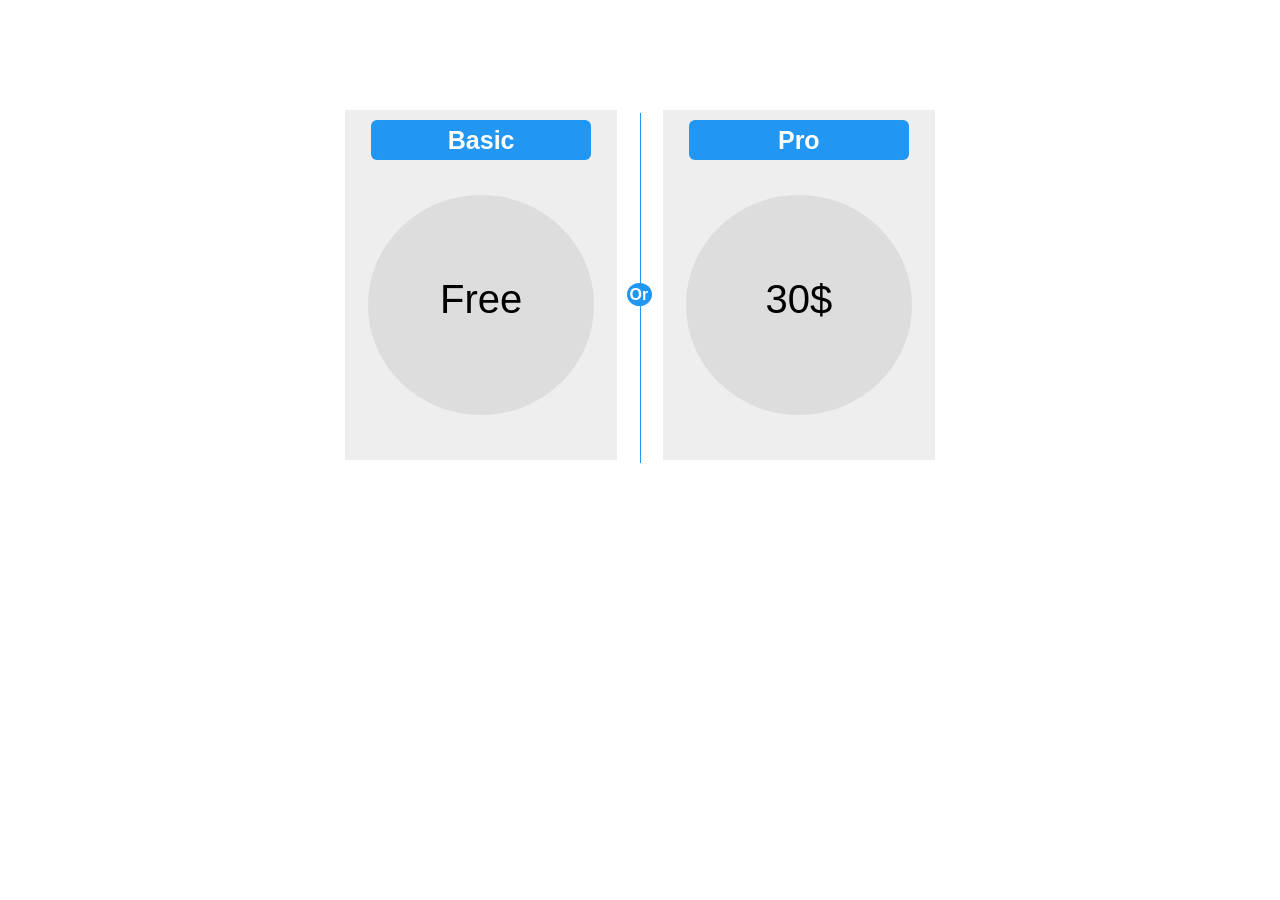
<file: Links/Assianment7/index.html>
<!DOCTYPE html>
<html lang="en">

<head>
    <meta charset="UTF-8">
    <meta name="viewport" content="width=device-width, initial-scale=1.0">
    <link rel="stylesheet" href="css/Untitled-1.css">
    <title>Document</title>
</head>

<body>
    <div class="parent">
        <div class="child1">
            <div class="ch1">Basic</div>
            <div class="ch2" data-pe="Free"></div>
        </div>
        <div class="or">Or</div>
        <div class="child2">
            <div class="ch1">Pro</div>
            <div class="ch2" data-pe="30$"></div>
        </div>
    </div>
</body>

</html>
</file>
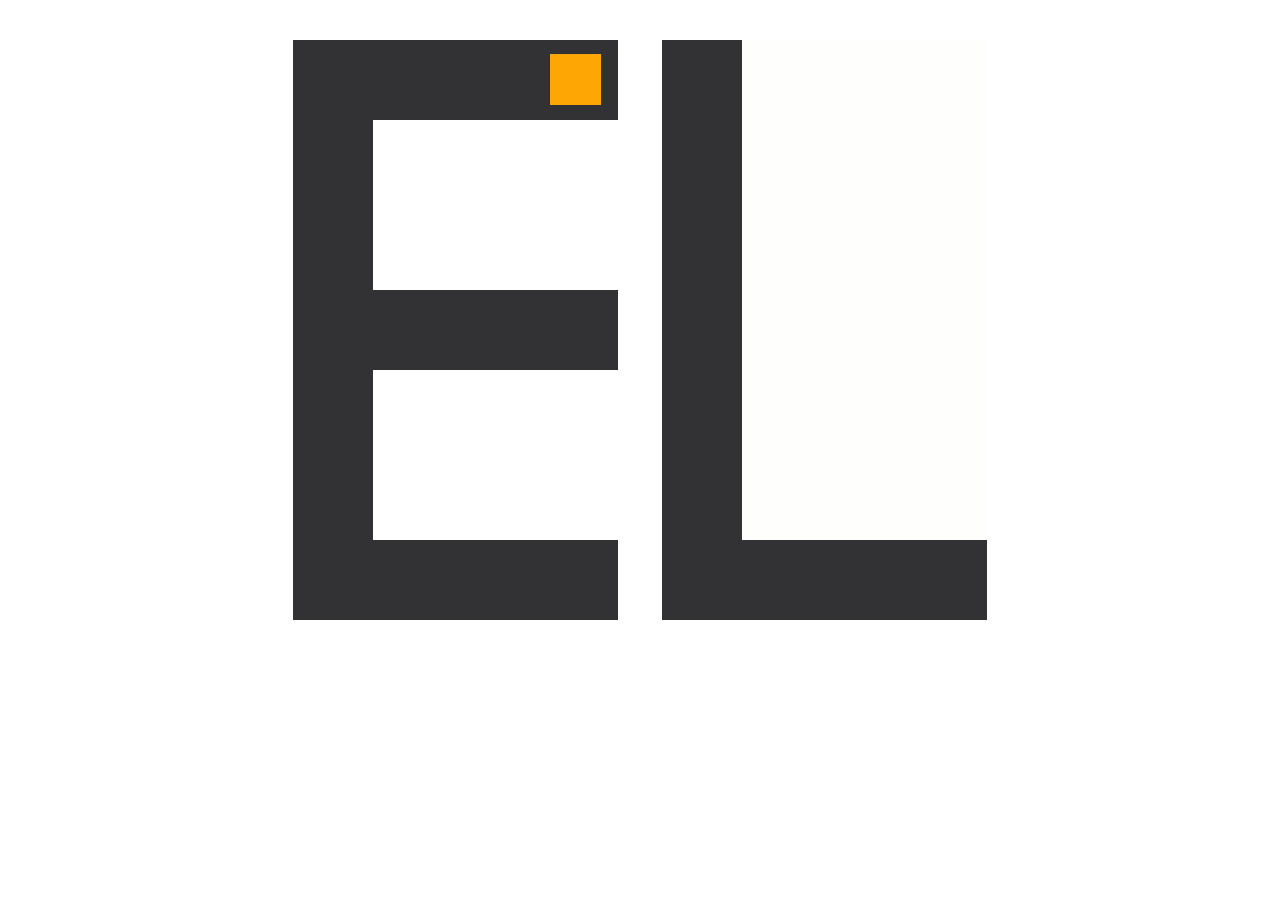
<file: Links/Animation/Untitled-1.html>
<!DOCTYPE html>
<html lang="en">

<head>
    <meta charset="UTF-8">
    <meta name="viewport" content="width=device-width, initial-scale=1.0">
    <link rel="stylesheet" href="css/Untitled-1.css">
    <title>Document</title>
</head>

<body>
    <div class="parent">
        <div class="E">
            <div class="o1"></div>
        </div>
        <div class="L"></div>
    </div>
</body>

</html>
</file>
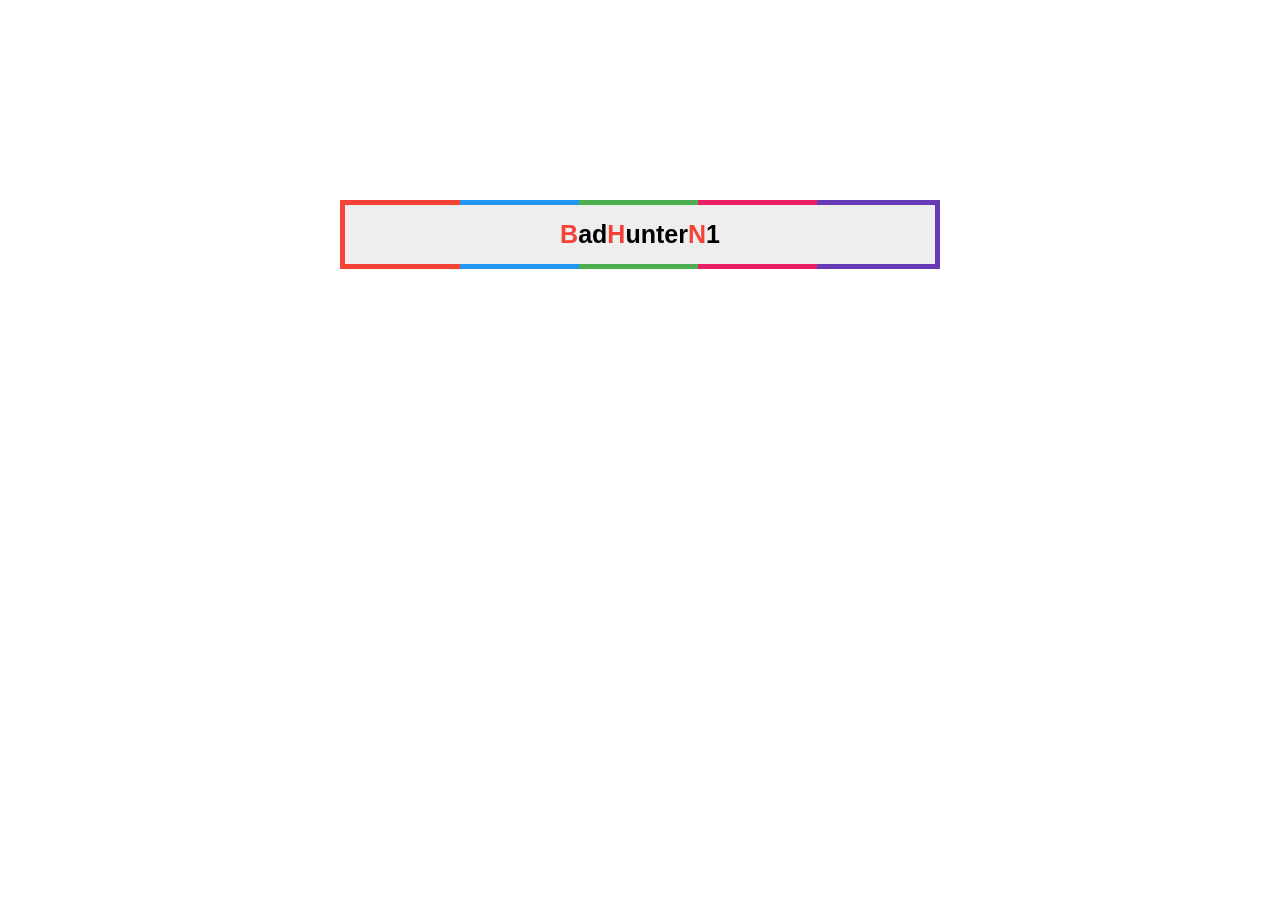
<file: Links/Assianment10/Untitled-1.html>
<!DOCTYPE html>
<html lang="en">

<head>
    <meta charset="UTF-8">
    <meta name="viewport" content="width=device-width, initial-scale=1.0">
    <link rel="stylesheet" href="css/Untitled-2.css">
    <title>Document</title>
</head>

<body>
    <div class="one">Bad<span class="o1">H</span>unter<span class="o2">N</span>1</div>
</body>

</html>
</file>
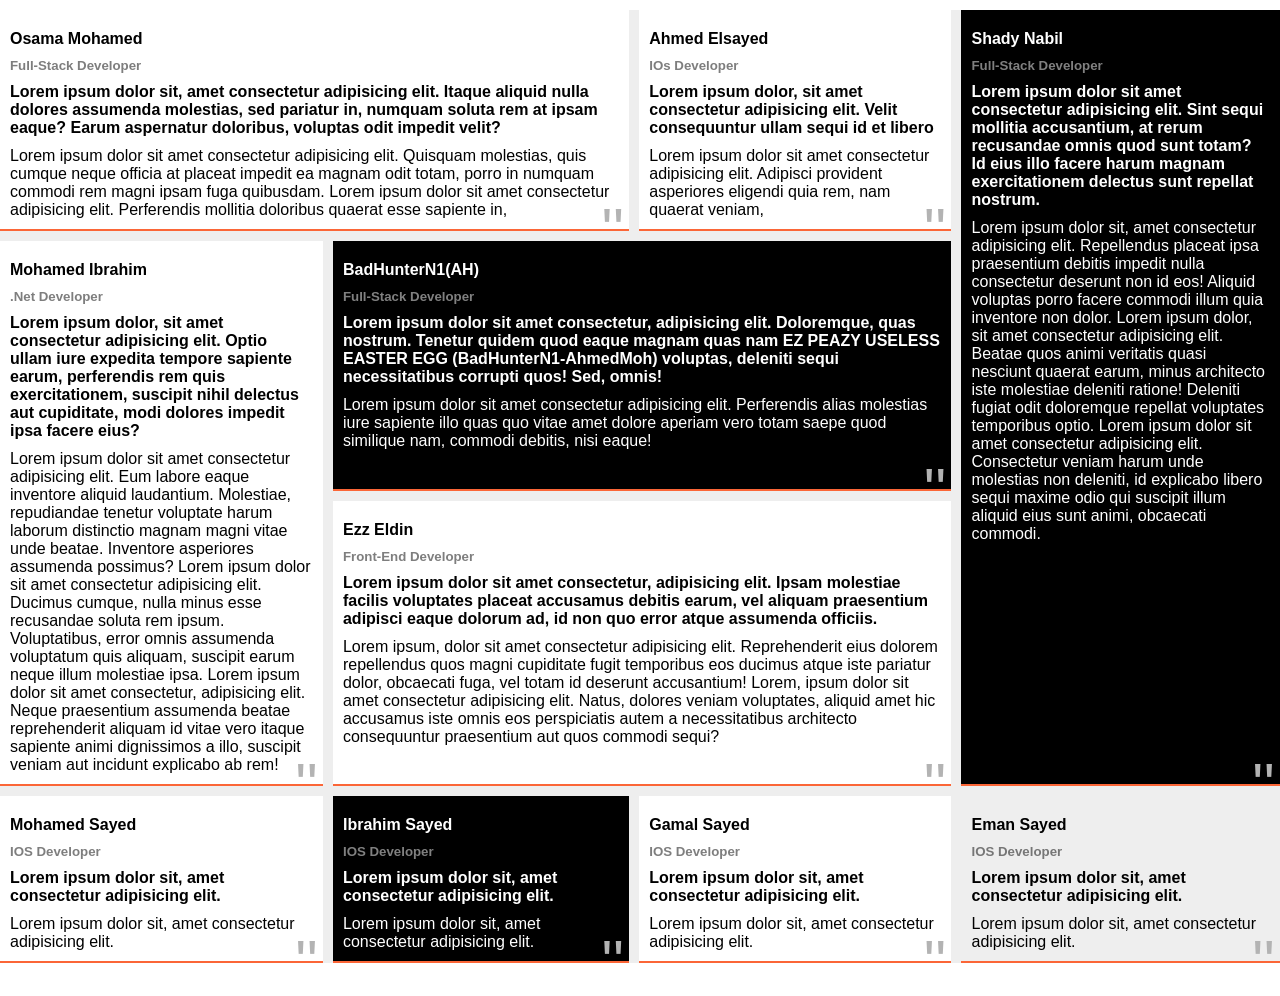
<file: Links/grid 2/Untitled-1.html>
<!DOCTYPE html>
<html lang="en">

<head>
    <meta charset="UTF-8">
    <meta name="viewport" content="width=device-width, initial-scale=1.0">
    <link rel="stylesheet" href="css/Untitled-1.css">
    <title>Document</title>
</head>

<body>
    <div class="page">
        <div class="one">
            <h4>Osama Mohamed</h4>
            <h5>Full-Stack Developer</h5>
            <h4>Lorem ipsum dolor sit, amet consectetur adipisicing elit. Itaque aliquid nulla dolores assumenda
                molestias, sed pariatur in, numquam soluta rem at ipsam eaque? Earum aspernatur doloribus, voluptas odit
                impedit velit?</h4>
            <p>Lorem ipsum dolor sit amet consectetur adipisicing elit. Quisquam molestias, quis cumque neque officia at
                placeat impedit ea magnam odit totam, porro in numquam commodi rem magni ipsam fuga quibusdam. Lorem
                ipsum dolor sit amet consectetur adipisicing elit. Perferendis mollitia doloribus quaerat esse sapiente
                in,</p>
        </div>
        <div class="two">
            <h4>Ahmed Elsayed</h4>
            <h5>IOs Developer</h5>
            <h4>Lorem ipsum dolor, sit amet consectetur adipisicing elit. Velit consequuntur ullam sequi id et libero
            </h4>
            <p>Lorem ipsum dolor sit amet consectetur adipisicing elit. Adipisci provident asperiores eligendi quia rem,
                nam quaerat veniam, </p>
        </div>
        <div class="three">
            <h4>Shady Nabil</h4>
            <h5>Full-Stack Developer</h5>
            <h4>Lorem ipsum dolor sit amet consectetur adipisicing elit. Sint sequi mollitia accusantium, at rerum
                recusandae omnis quod sunt totam? Id eius illo facere harum magnam exercitationem delectus sunt repellat
                nostrum.</h4>
            <p>Lorem ipsum dolor sit, amet consectetur adipisicing elit. Repellendus placeat ipsa praesentium debitis
                impedit nulla consectetur deserunt non id eos! Aliquid voluptas porro facere commodi illum quia
                inventore non dolor. Lorem ipsum dolor, sit amet consectetur adipisicing elit. Beatae quos animi
                veritatis quasi nesciunt quaerat earum, minus architecto iste molestiae deleniti ratione! Deleniti
                fugiat odit doloremque repellat voluptates temporibus optio. Lorem ipsum dolor sit amet consectetur
                adipisicing elit. Consectetur veniam harum unde molestias non deleniti, id explicabo libero sequi maxime
                odio qui suscipit illum aliquid eius sunt animi, obcaecati commodi.</p>
        </div>
        <div class="four">
            <h4>Mohamed Ibrahim</h4>
            <h5>.Net Developer</h5>
            <h4>Lorem ipsum dolor, sit amet consectetur adipisicing elit. Optio ullam iure expedita tempore sapiente
                earum, perferendis rem quis exercitationem, suscipit nihil delectus aut cupiditate, modi dolores impedit
                ipsa facere eius?</h4>
            <p>Lorem ipsum dolor sit amet consectetur adipisicing elit. Eum labore eaque inventore aliquid laudantium.
                Molestiae, repudiandae tenetur voluptate harum laborum distinctio magnam magni vitae unde beatae.
                Inventore asperiores assumenda possimus? Lorem ipsum dolor sit amet consectetur adipisicing elit.
                Ducimus cumque, nulla minus esse recusandae soluta rem ipsum. Voluptatibus, error omnis assumenda
                voluptatum quis aliquam, suscipit earum neque illum molestiae ipsa. Lorem ipsum dolor sit amet
                consectetur, adipisicing elit. Neque praesentium assumenda beatae reprehenderit aliquam id vitae vero
                itaque sapiente animi dignissimos a illo, suscipit veniam aut incidunt explicabo ab rem!</p>
        </div>
        <div class="five">
            <h4>BadHunterN1(AH)</h4>
            <h5>Full-Stack Developer</h5>
            <h4>Lorem ipsum dolor sit amet consectetur, adipisicing elit. Doloremque, quas nostrum. Tenetur quidem quod
                eaque magnam quas nam EZ PEAZY USELESS EASTER EGG (BadHunterN1-AhmedMoh) voluptas, deleniti sequi necessitatibus corrupti
                quos! Sed, omnis!</h4>
            <p>Lorem ipsum dolor sit amet consectetur adipisicing elit. Perferendis alias molestias iure sapiente illo
                quas quo vitae amet dolore aperiam vero totam saepe quod similique nam, commodi debitis, nisi eaque!</p>
        </div>
        <div class="six">
            <h4>Ezz Eldin</h4>
            <h5>Front-End Developer</h5>
            <h4>Lorem ipsum dolor sit amet consectetur, adipisicing elit. Ipsam molestiae facilis voluptates placeat
                accusamus debitis earum, vel aliquam praesentium adipisci eaque dolorum ad, id non quo error atque
                assumenda officiis.</h4>
            <p>Lorem ipsum, dolor sit amet consectetur adipisicing elit. Reprehenderit eius dolorem repellendus quos
                magni cupiditate fugit temporibus eos ducimus atque iste pariatur dolor, obcaecati fuga, vel totam id
                deserunt accusantium! Lorem, ipsum dolor sit amet consectetur adipisicing elit. Natus, dolores veniam
                voluptates, aliquid amet hic accusamus iste omnis eos perspiciatis autem a necessitatibus architecto
                consequuntur praesentium aut quos commodi sequi?</p>
        </div>
        <div class="seven">
            <h4>Mohamed Sayed</h4>
            <h5>IOS Developer</h5>
            <h4>Lorem ipsum dolor sit, amet consectetur adipisicing elit. </h4>
            <p>Lorem ipsum dolor sit, amet consectetur adipisicing elit. </p>
        </div>
        <div class="eight">
            <h4>Ibrahim Sayed</h4>
            <h5>IOS Developer</h5>
            <h4>Lorem ipsum dolor sit, amet consectetur adipisicing elit. </h4>
            <p>Lorem ipsum dolor sit, amet consectetur adipisicing elit. </p>
        </div>
        <div class="nine">
            <h4>Gamal Sayed</h4>
            <h5>IOS Developer</h5>
            <h4>Lorem ipsum dolor sit, amet consectetur adipisicing elit. </h4>
            <p>Lorem ipsum dolor sit, amet consectetur adipisicing elit. </p>
        </div>
        <div class="ten">
            <h4>Eman Sayed</h4>
            <h5>IOS Developer</h5>
            <h4>Lorem ipsum dolor sit, amet consectetur adipisicing elit. </h4>
            <p>Lorem ipsum dolor sit, amet consectetur adipisicing elit. </p>
        </div>
    </div>
</body>

</html>
</file>
<file: css/Untitled-2.css>
/* Start Variables */
:root {
	--main-color: #003275;
	--secondary-color: #52acf0;
	--main-duration: 0.5s;
}

/* End Variables */
/* Start Global Rules */
* {
	-webkit-box-sizing: border-box;
	-o-box-sizing: border-box;
	-moz-box-sizing: border-box;
	box-sizing: border-box;
	outline: none;
	margin: 0;
	padding: 0;
}

html {
	scroll-behavior: smooth;
}

ul {
	list-style: none;
	padding: 0;
	margin: 0;
}

a {
	text-decoration: none;
	color: #007bff;
	transition: 0.2s;
}

a:hover {
	color: white;
}

.relative {
	position: relative;
}

.mbutton {
	display: flex;
	align-items: center;
	justify-content: center;
	height: 50px;
	width: fit-content;
	padding: 0 24px;
	font-weight: 400;
	text-transform: capitalize;
	font-size: 16px;
	color: rgba(82, 172, 240, 1);
	background: #fff;
	border: 1px solid rgba(82, 172, 240, 1);
	border-radius: 30px;
	-webkit-border-radius: 30px;
}

.button_hover {
	vertical-align: middle;
	transform: perspective(1px) translateZ(0);
	box-shadow: 0 0 1px transparent;
	transition-duration: 0.3s;
	border-radius: 30px;
	overflow: hidden;
}

.button_hover:before {
	content: "";
	position: absolute;
	overflow: hidden;
	z-index: -1;
	top: 0;
	left: 0;
	right: 0;
	bottom: 0;
	background: #52acf0;
	transform-origin: 0 50%;
	transform: scaleX(0);
	transition-duration: 0.3s;
	transition-timing-function: ease-out;
	border-radius: 30px;
}

.button_hover:hover {
	color: white;
}

.button_hover:hover:before {
	transform: scaleX(1);
}

.button__hover:before {
	background: rgb(32 152 209);
	transition-duration: 0.7s;
	transition-timing-function: cubic-bezier(0.52, 1.64, 0.37, 0.66);
}

.button__hover:hover:before {
	transform: scaleX(1);
}

body {
	direction: rtl;
	text-align: right;
	font-family: "Tajawal", sans-serif;
	overflow-x: hidden !important;
	margin: 0;
	padding: 0;
	background-color: #fff;
	position: relative;
}

body::-webkit-scrollbar {
	width: 8px;
}

body.thin::-webkit-scrollbar {
	width: 2px;
}

::-webkit-scrollbar-thumb {
	border-radius: 0px;
	background: #011142;
	-webkit-border-radius: 0px;
	-moz-border-radius: 0px;
	-ms-border-radius: 0px;
	-o-border-radius: 0px;
}

::-webkit-scrollbar-track {
	border-radius: 0;
	background-color: #18b2ef;
}

.up {
	height: 45px;
	width: 45px;
	border-radius: 10px;
	position: fixed;
	display: flex;
	right: 35px;
	bottom: 35px;
	justify-content: center;
	background-color: #2196f3;
	align-items: center;
	cursor: pointer;
	color: white;
	z-index: 100;
	opacity: 0;
	transition: transform 0.3s ease, opacity 0.3s ease;
}

.up::after {
	content: "";
	position: absolute;
	background-color: #2b7df0;
	width: 100%;
	height: 0;
	transition: 0.4s;
	z-index: -1;
	transform: scaleX(0);
	border-radius: 10px;
}

.up:hover::after {
	height: 100%;
	transform: scaleX(1);
}

.up i {
	font-size: 16px;
}

@keyframes zoomInRight {
	0% {
		opacity: 0;
		-webkit-transform: scale3d(0.1, 0.1, 0.1) translate3d(1000px, 0, 0);
		transform: scale3d(0.1, 0.1, 0.1) translate3d(1000px, 0, 0);
		-webkit-animation-timing-function: cubic-bezier(0.55, 0.055, 0.675, 0.19);
		animation-timing-function: cubic-bezier(0.55, 0.055, 0.675, 0.19);
	}

	60% {
		opacity: 1;
		-webkit-transform: scale3d(0.475, 0.475, 0.475) translate3d(-10px, 0, 0);
		transform: scale3d(0.475, 0.475, 0.475) translate3d(-10px, 0, 0);
		-webkit-animation-timing-function: cubic-bezier(0.175, 0.885, 0.32, 1);
		animation-timing-function: cubic-bezier(0.175, 0.885, 0.32, 1);
	}
}

@keyframes fadeInUp {
	0% {
		opacity: 0;
		-webkit-transform: translate3d(0, 100%, 0);
		transform: translate3d(0, 100%, 0);
	}

	100% {
		opacity: 1;
		-webkit-transform: none;
		transform: none;
	}
}

/* End Global Rules */
/* start header */
header {
	padding: 15px 0;
	width: 100%;
	box-shadow: 0px 4px 14px 0px rgba(0, 0, 0, 0.05);
	background-color: #fff;
	position: fixed;
	z-index: 9999;
}

.hheader {
	display: flex;
	justify-content: space-between;
	align-items: center;
}

.sidebar {
	width: 0;
	height: 0;
	position: fixed;
	top: 20px;
	right: 20px;
	transition: 0.5s;
	max-height: calc(100% - 60px);
	max-width: calc(100% - 40px);
	border-radius: 25px;
	background-color: #fff;
	overflow-x: hidden;
	padding-top: 20px;
	z-index: 1;
}

@media (min-width: 992px) {
	.sidebar {
		display: none;
	}
}

.overlay {
	content: "";
	background: rgba(0, 0, 0, 0.5);
	position: fixed;
	top: 0;
	right: 0;
	width: 100%;
	height: 100%;
	z-index: 1;
	display: none;
}

.iside[type="checkbox"]:checked ~ .sidebar {
	z-index: 2;
}

.iside[type="checkbox"]:checked ~ .overlay {
	display: block;
}

.menu-icon {
	cursor: pointer;
	font-size: 27px;
	color: #000;
	position: absolute;
	top: 38px;
	left: 25px;
	z-index: 2;
}

.menu-icon:hover {
	transform: scale(1.2);
}

header:first-of-type .iside {
	visibility: hidden;
	align-self: stretch;
}

.iside::after {
	content: "\f0c9";
	font-family: "Font Awesome 5 Free";
	font-weight: 900;
	font-size: 26px;
	display: inline-block;
	visibility: visible;
	color: #0282ed;
	cursor: pointer;
}

@media (min-width: 992px) {
	header:first-of-type .iside {
		display: none;
	}
}

.sidebar ul {
	padding: 0;
	margin-bottom: 30px;
}

.sidebar li {
	padding: 14px 0;
	text-align: center;
}

.sidebar a {
	color: var(--main-color);
}

.sbuttolang {
	display: flex;
	flex-direction: column;
	align-items: center;
	justify-content: center;
}

#menu-toggle:checked ~ .sidebar {
	width: 100%;
	height: 100%;
}

.logos {
	display: flex;
	justify-content: space-between;
	padding: 20px;
	border-bottom: 1px solid #ededed;
	margin-bottom: 30px;
	align-items: center;
}

.logos .sflogo {
	height: 30px;
	border-radius: 50%;
}

@media (max-width: 610px) {
	.logos .sflogo {
		margin-left: 20px;
	}
}

.logos img {
	max-width: 100px;
}

.hlogo img {
	width: 220px;
}

@media (max-width: 992px) {
	.hlogo img {
		width: 140px;
	}
}

.links ul {
	display: flex;
	width: 100%;
	justify-content: center;
	align-items: center;
}

.links li {
	margin-inline-end: 24px;
	color: var(--main-color);
	font-size: 16px;
	font-weight: 400;
}

.links li a {
	color: var(--main-color);
}

.links li a:hover {
	color: var(--secondary-color) !important;
}

@media (max-width: 992px) {
	.links {
		display: none;
	}
}

.hbuttolang {
	display: flex;
	align-items: center;
}

.eng {
	color: rgba(0, 50, 117, 1);
	font-size: 16px;
	text-transform: capitalize;
	font-weight: 400;
	margin: 0 10px;
	cursor: pointer;
}

@media (max-width: 992px) {
	.hbuttolang {
		display: none;
	}
}

.s a {
	color: var(--secondary-color);
}

.vision {
	display: none;
}

.lvision {
	width: 44px;
	height: 22px;
	position: relative;
	background: linear-gradient(
		90deg,
		#005de9 -4.06%,
		#005de9 11.86%,
		#04b6f2 84.02%,
		#04b6f2 102.06%
	);
	border-radius: 200px;
	box-shadow: inset 0px 1px 1px rgba(0, 0, 0, 0.25);
	cursor: pointer;
	display: flex;
	align-items: center;
	transition: 0.3s;
}

.lvision:after {
	content: "\f186";
	position: absolute;
	transition: 0.3s;
	font-family: "Font Awesome 5 Free";
	font-weight: 900;
	color: #fff;
	right: 4px;
}

.vision:checked + .lvision {
	background: #fff;
}

.vision:checked + .lvision:after {
	content: "\f185";
	color: black;
	transform: translateX(-20px);
}

.lvision:active:after {
	width: 20px;
}

/* End heading */
/* start landing */
.landing {
	position: relative;
	padding-top: 125px;
	padding-bottom: 270px;
	max-height: 900px;
	margin: 0 auto;
}

.lback {
	position: absolute;
	height: 100%;
	width: 40%;
	background-color: var(--main-color);
	left: 0;
	top: 0;
	z-index: -999;
}

@media (max-width: 992px) {
	.lback {
		display: none;
	}
}

.landing + .container {
	overflow: hidden;
}

.lpadding {
	padding-top: 70px;
}

@media (min-width: 992px) {
	.lpadding {
		padding-inline-start: 70px;
	}
}

.r2 {
	margin: 0;
}

.lpadding h2 {
	font-size: 44px;
	margin-bottom: 30px;
	color: rgba(82, 172, 240, 1);
	font-weight: 700;
}

@media (max-width: 992px) {
	.lpadding h2 {
		font-size: 26px;
		margin-bottom: 10px;
	}
}

.lpadding h4 {
	font-size: 24px;
	margin-bottom: 30px;
	color: rgba(0, 50, 117, 1);
	font-weight: 400;
}

@media (max-width: 992px) {
	.lpadding h4 {
		margin-bottom: 16px;
	}
}

.lpadding p {
	color: rgba(0, 50, 117, 1);
	text-transform: capitalize;
	max-width: 490px;
	margin-bottom: 30px;
	font-size: 16px;
	font-weight: 400;
}

.himg {
	width: 90%;
	height: auto;
	box-shadow: 7.294077396392822px 7.68110990524292px 7.088889122009277px 0px
			rgba(0, 0, 0, 0.03),
		34.48109436035156px 36.31070327758789px 27.711111068725586px 0px
			rgba(0, 0, 0, 0.04),
		89.51822662353516px 94.26817321777344px 87px 0px rgba(0, 0, 0, 0.07);
	border-radius: 30px;
}

@media (max-width: 575px) {
	.himg {
		width: 100%;
		box-shadow: none;
	}
}

@media (max-width: 767px) {
	.ord1 {
		order: 1;
	}
}

@media (max-width: 767px) {
	.ord2 {
		order: 2;
	}
}

.arrows {
	position: absolute;
	left: auto !important;
	top: 25%;
}

#next1,
#prev1 {
	right: 0 !important;
	--swiper-navigation-size: 16px;
	color: var(--secondary-color);
	border-radius: 50%;
	width: 45px;
	height: 45px;
	display: flex;
	justify-content: center;
	align-items: center;
	transition: var(--main-duration);
	border: 1px solid;
	cursor: pointer;
}

#next1 {
	top: 50px;
}

#next1:hover,
#prev1:hover {
	color: white;
	background-color: var(--secondary-color) !important;
}

@media (max-width: 992px) {
	.arrows {
		display: none;
	}
}

.lsocial {
	position: absolute;
	top: 25%;
	left: 0;
}

.in,
.youtube,
.x,
.facebook {
	margin: 12px 0;
	font-size: 20px;
	background-color: white;
	color: var(--main-color);
	border-radius: 50%;
	width: 45px;
	height: 45px;
	display: flex;
	justify-content: center;
	align-items: center;
	transition: var(--main-duration);
	position: relative;
	z-index: 1;
	cursor: pointer;
}

@media (max-width: 575px) {
	.in,
	.youtube,
	.x,
	.facebook {
		display: none;
	}
}

.in:hover,
.youtube:hover,
.x:hover,
.facebook:hover {
	color: white;
	background-color: var(--secondary-color);
}

.pinfo1 {
	position: relative;
	display: flex;
	flex-direction: column;
	align-items: center;
	cursor: pointer;
	text-align: center;
	background-color: #fff;
	padding: 30px 18px;
	box-shadow: 0px 20px 45px 0px rgba(216, 216, 216, 0.25);
	border-radius: 30px;
	transition: 0.3s;
	overflow: hidden;
	max-height: 348px;
	z-index: 90;
}

.pinfo1::before {
	content: "";
	position: absolute;
	left: 50%;
	right: 50%;
	top: 0;
	background: rgba(82, 172, 240, 1);
	height: 4px;
	transition-duration: 0.3s;
	transition-timing-function: ease-out;
}

.pinfo1:hover:before {
	left: 0;
	right: 0;
}

.iicon {
	display: flex;
	justify-content: center;
	align-items: center;
	width: 150px;
	height: 150px;
	background-color: rgba(244, 249, 255, 1);
	margin-bottom: 30px;
	border-radius: 140px;
}

.ih4 {
	text-align: center;
	font-size: 20px;
	font-weight: 700;
	color: rgba(13, 27, 50, 1);
	margin-bottom: 30px;
	transition: 0.5s;
}

.ip {
	text-align: center;
	font-size: 16px;
	color: rgba(63, 63, 63, 0.6);
	transition: 0.5s;
}

.infomar {
	margin-top: 25px;
}

/* End landing */
/* start landing2 */
.landing2 {
	position: relative;
	padding-top: 210px;
	padding-bottom: 77px;
	margin: 0 auto;
}

@media (max-width: 992px) {
	.landing2 {
		padding-top: 340px;
	}
}

@media (max-width: 768px) {
	.landing2 {
		margin-top: 810px;
	}
}

.l2back {
	position: absolute;
	height: 100%;
	width: 40%;
	background-color: var(--main-color);
	right: 0;
	top: 0;
	z-index: -999;
}

@media (max-width: 992px) {
	.l2back {
		display: none;
	}
}

.l2padding {
	padding: 30px 0;
}

.l2padding h4 {
	font-size: 22px;
	font-weight: 700;
	color: rgba(0, 50, 117, 1);
	margin-bottom: 30px;
}

@media (max-width: 991px) {
	.l2padding h4 {
		margin-bottom: 10px;
	}
}

.l2padding h4 svg {
	margin-left: 15px;
}

.l2padding h2 {
	font-size: 34px;
	font-weight: 700;
	color: rgba(82, 172, 240, 1);
	margin-bottom: 30px;
	max-width: 690px;
}

@media (max-width: 991px) {
	.l2padding h2 {
		font-size: 18px;
		margin-bottom: 16px;
	}
}

.l2padding p {
	color: rgba(0, 50, 117, 1);
	font-size: 16px;
	font-weight: 400;
	margin-bottom: 0;
}

.l2info {
	display: flex;
	flex-wrap: wrap;
	margin-top: 30px;
	margin-bottom: 30px;
}

@media (max-width: 991px) {
	.l2info {
		justify-content: space-between;
	}
}

.l2info1 {
	margin-left: 70px;
}

@media (max-width: 991px) {
	.l2info1 {
		margin-inline-end: 0;
	}
}

.l2onfo1n1 {
	font-size: 36px;
	font-weight: 700;
	color: rgba(0, 50, 117, 1);
	margin-bottom: 10px;
	display: inline-block;
	min-width: 60px;
}

@media (max-width: 991px) {
	.l2onfo1n1 {
		font-size: 18px;
		margin-bottom: 16px;
	}
}

.l2onfo1t1 {
	font-size: 20px;
	font-weight: 300;
	color: rgba(0, 50, 117, 1);
}

.res {
	display: flex;
	align-items: center;
}

.m_button {
	cursor: pointer;
	padding: 0 46px;
	font-weight: 700;
	font-size: 14px;
	color: #fff;
	background: rgba(82, 172, 240, 1);
	border: 1px solid rgba(82, 172, 240, 1);
	border-radius: 50px;
}

.play_button {
	width: 50px;
	height: 50px;
	display: flex;
	justify-content: center;
	align-items: center;
	font-size: 23px;
	color: white !important;
	background: rgba(0, 50, 117, 1);
	margin-right: 22px;
	box-shadow: -0.417134553194046px 0.6344078779220581px 2.4791667461395264px 0px
			rgba(86, 62, 111, 0.05),
		-1.8353919982910156px 2.7913947105407715px 5.133333206176758px 0px rgba(86, 62, 111, 0.08),
		-4.5050530433654785px 6.851605415344238px 10.237500190734863px 0px rgba(86, 62, 111, 0.1),
		-8.676398277282715px 13.195684432983398px 20.066667556762695px 0px rgba(86, 62, 111, 0.12),
		-14.599709510803223px 22.20427703857422px 36.89583206176758px 0px rgba(86, 62, 111, 0.15),
		-22.525266647338867px 34.258026123046875px 63px 0px rgba(86, 62, 111, 0.2);
	border-radius: 50%;
}

.play_button:hover {
	background-color: var(--secondary-color);
}

/* End landing2 */
/* Start Services Section */
.services {
	padding: 60px 0 136px 0;
}

.services .row > * {
	padding-right: 0;
}

.services_contenthp {
	text-align: center;
	margin-bottom: 76px;
}

@media (max-width: 991px) {
	.services_contenthp {
		margin-bottom: 30px;
	}
}

.services_contenthp h2 {
	font-weight: 700;
	font-size: 36px;
	color: #21388c;
	width: fit-content;
	padding: 0 33px;
	margin: auto;
	margin-bottom: 30px;
}

.services_contenthp h2 svg {
	color: var(--secondary-color);
	margin: 0 15px;
	font-size: 17px;
}

@media (max-width: 991px) {
	.services_contenthp h2 {
		font-size: 20px;
	}

	.services_contenthp h2 svg {
		font-size: 10px;
	}
}

.services_contenthp p {
	color: #386096;
	font-weight: 400;
	font-size: 16px;
	max-width: 690px;
	margin: auto;
}

@media (max-width: 991px) {
	.services_contenthp p {
		font-size: 15px;
	}
}

.al {
	max-height: 480px;
	margin-bottom: 30px;
	transition: 0.5s;
}

.al .ih4 {
	font-weight: 700;
	font-size: 18px;
	color: #386096;
	transition: 0.5s;
}

.al .ip {
	color: #a2b4cb;
	transition: 0.5s;
}

.al:hover {
	background: var(--secondary-color);
}

.al:hover .ih4 {
	color: white;
}

.al:hover .ip {
	color: white;
}

.swip1 {
	overflow: hidden;
	padding: 30px 0px;
}

.swiper-pagination-bullets.swiper-pagination-horizontal {
	--swiper-pagination-bullet-width: 12px;
	--swiper-pagination-bullet-height: 12px;
	--swiper-pagination-bottom: 0px;
}

.bullets {
	position: absolute;
	bottom: -76px;
	display: block;
	width: 100%;
	padding: 0;
	margin: 0;
	list-style: none;
	text-align: center;
	cursor: default;
}

@media (max-width: 575px) {
	.bullets {
		display: none;
	}
}

.bullets svg {
	margin: 0 15px;
	font-size: 8px;
	width: 10px;
	height: 10px;
}

.bullets svg:hover {
	color: var(--secondary-color);
	cursor: pointer;
}

/* End Services Section */
/* Start Design Section */
.design {
	padding: 75px 0;
	color: #fff;
	background: linear-gradient(
		to right,
		var(--secondary-color) 50%,
		var(--main-color) 50%
	);
}

@media (max-width: 992px) {
	.a {
		margin-bottom: 30px;
	}
}

.d h2 {
	color: #fff;
	font-size: 30px;
	font-weight: 700;
	text-align: center;
}

.d .di {
	max-width: 80px;
	display: block;
	margin: auto;
	margin-bottom: 56px;
}

.a .dt {
	margin: auto;
	display: block;
}

/* End Design Section */
/* Start target Section */
.target {
	padding: 80px 0;
}

.t {
	overflow: hidden;
	border-radius: 30px;
}

.t1 {
	color: var(--main-color);
	font-weight: bold;
}

.scale {
	margin: auto;
	width: 90%;
	height: auto;
	border-radius: 30px;
	transition: 0.5s;
}

@media (max-width: 575px) {
	.scale {
		width: 100%;
	}
}

.scale:hover {
	transform: scale(1.2);
	transition-duration: 0.5s;
}

.tt h3 {
	font-size: 16px;
	font-weight: 400;
	color: #888888;
	margin-bottom: 30px;
}

.tt h3 strong {
	display: block;
	color: #21388c;
	font-size: 46px;
	font-weight: 700;
}

.tt h2 {
	color: rgba(0, 50, 117, 1);
	font-size: 36px;
	font-weight: 700;
	margin-bottom: 30px;
}

.tt p {
	color: #333;
	font-size: 20px;
	font-weight: 300;
}

.mt {
	margin-bottom: 50px;
}

.mySwiper {
	overflow: hidden;
}

#pagination {
	width: 85%;
	height: 2px;
	top: auto;
	bottom: 0;
}

.swiper-pagination-progressbar .swiper-pagination-progressbar-fill {
	transform-origin: right top;
}

.arrows2 {
	position: absolute;
	bottom: 15px;
	right: 90px;
}

@media (max-width: 992px) {
	.arrows2 {
		display: none;
	}
}

#next2,
#prev2 {
	--swiper-navigation-size: 16px;
	color: var(--secondary-color);
	border-radius: 50%;
	width: 45px;
	height: 45px;
	display: flex;
	justify-content: center;
	align-items: center;
	transition: var(--main-duration);
	border: 1px solid;
	cursor: pointer;
}

#next2 {
	margin-right: -70px;
}

#prev2 {
	margin-left: -65px;
}

#next2:hover,
#prev2:hover {
	color: white;
	background-color: var(--secondary-color) !important;
}

/* End Design Section */
/* End Subscription Section  */
.sub {
	padding: 20px;
	top: 110px;
	z-index: 1;
}

@media (max-width: 992px) {
	.sub {
		top: 90px;
	}
}

.sub_content {
	margin: auto;
	border-radius: 141.495px;
	background: #f4f9ff;
	display: flex;
	flex-wrap: wrap;
	justify-content: space-around;
	position: relative;
	align-items: center;
	padding: 80px;
}

@media (max-width: 992px) {
	.sub_content {
		padding: 35px 60px;
	}
}

@media (max-width: 767px) {
	.sub_content {
		padding: 25px 50px;
	}
}

.sub_content h3 {
	font-size: 30px;
	color: rgba(0, 50, 117, 1);
	margin-inline-end: 30px;
}

@media (max-width: 992px) {
	.sub_content h3 {
		font-size: 20px;
	}
}

@media (max-width: 767px) {
	.sub_content h3 {
		font-size: 16px;
	}
}

.sub_content h3 span {
	color: rgba(82, 172, 240, 1) !important;
}

.sub_content form {
	display: flex;
	flex: 1;
	align-items: center;
	justify-content: center;
	gap: 20px;
}

@media (max-width: 370px) {
	.sub_content form {
		flex-direction: column;
	}
}

.m_input {
	font-size: 16px;
	font-weight: 400;
	color: #a2b4cb;
	padding-inline-start: 36px;
	flex: 1;
	background-color: #f1f2f3;
	border: none;
	min-height: 60px;
	border-radius: 30px;
}

@media (max-width: 575px) {
	.l {
		padding: 0 30px;
	}
}

/* End Subscription Section */
.scroller {
	position: relative;
	display: flex;
	align-items: center;
	width: 100%;
	padding: 0 15px;
	-webkit-mask-image: linear-gradient(
		90deg,
		transparent,
		#fff 20%,
		#fff 80%,
		transparent
	);
	overflow: hidden;
}

.scroller div {
	display: flex;
	align-items: center;
	gap: 20px;
	white-space: nowrap;
	animation: ascroll 30s linear infinite;
	animation-delay: calc(var(--y) * -1);
}

.scroller div img {
	width: 150px;
}

.scroller div:nth-child(2) {
	animation: ascrolla 30s linear infinite;
	animation-delay: calc(var(--y) / -2);
}

@keyframes ascroll {
	0% {
		transform: translateX(-100%);
	}

	100% {
		transform: translateX(100%);
	}
}

@keyframes ascrolla {
	0% {
		transform: translateX(0);
	}

	100% {
		transform: translateX(200%);
	}
}

/* End partenars Section */
/*Start Blog Section  */
.blog {
	padding: 80px 0;
	background-color: #f4f9ff;
}

.blogMain {
	padding: 30px;
	background-color: #fff;
	border-radius: 30px;
	margin-bottom: 30px;
}

.blogMain img {
	border-radius: 30px;
	max-width: 100%;
	margin-bottom: 30px;
}

.blogMain p {
	font-size: 14px;
	font-weight: 400;
	color: rgba(121, 121, 121, 1);
	margin-bottom: 15px;
}

.blogMain h3 {
	color: rgba(82, 172, 240, 1);
	font-size: 24px;
	font-weight: 500;
	cursor: pointer;
	transition: 0.3s;
}

.row + .blogMain h3 {
	margin-bottom: 30px;
}

.blogMain h3:hover {
	color: var(--main-color) !important;
}

/*End Blog Section  */
/* Start Contact Section */
.contact {
	padding: 80px 0;
}

.contact .services_contenthp {
	margin-bottom: 80px;
}

.contact .container > .row {
	background-color: #f4f9ff;
	padding: 30px 50px;
	border-radius: 10px;
}

.wh {
	padding: 0 40px;
}

.contact .row h3 {
	margin-bottom: 45px;
	font-size: 24px;
	color: var(--main-color);
}

.c1 {
	display: flex;
	flex-direction: column;
}

.c1 label {
	font-size: 14px;
	font-weight: 500;
	color: rgba(0, 0, 0, 1);
	margin-bottom: 15px;
}

.c1 input {
	font-weight: 300;
	font-size: 16px;
	width: 100%;
	height: 56px;
	padding-inline-start: 25px;
	background: #fff;
	border: none;
	border-radius: 38px;
	-webkit-border-radius: 38px;
	-moz-border-radius: 38px;
	-ms-border-radius: 38px;
	-o-border-radius: 38px;
	margin-bottom: 30px;
}

.c1 textarea {
	min-height: 130px;
	padding: 10px 20px 0 0;
	border-radius: 8px;
	margin-bottom: 20px;
	-webkit-border-radius: 8px;
	-moz-border-radius: 8px;
	-ms-border-radius: 8px;
	-o-border-radius: 8px;
	border: none;
	resize: none;
}

.c1 input:not([type="submit"]):focus,
.c1 textarea:focus {
	outline: 1px solid var(--secondary-color);
	caret-color: var(--secondary-color);
}

.c1 textarea:focus::-webkit-input-placeholder,
.c1 input:not([type="submit"]):focus::-webkit-input-placeholder {
	opacity: 0;
	transition: 0.3s;
}

.c1 textarea:focus:-ms-input-placeholder,
.c1 input:not([type="submit"]):focus:-ms-input-placeholder {
	opacity: 0;
	transition: 0.3s;
}

.c1 textarea:focus::placeholder,
.c1 input:not([type="submit"]):focus::placeholder {
	opacity: 0;
	transition: 0.3s;
}

.warning-message {
	color: red;
	position: absolute;
	top: 95px;
	right: 30px;
}

.wh2 {
	background-color: white;
	padding: 40px 20px;
	border-radius: 25px;
}

.c2 {
	display: flex;
	gap: 10px;
	align-items: center;
	margin-bottom: 15px;
}

.c2 .c2l {
	background-color: #f4f9ff;
	padding: 10px;
	width: 50px;
	height: 50px;
	border-radius: 10px;
	display: flex;
	justify-content: center;
	align-items: center;
}

.c2:first-of-type .c2l {
	width: 55px;
}

.c2 .c2l svg {
	font-size: 22px;
	color: var(--secondary-color);
}

.c2 .c2t {
	font-weight: 400;
	font-size: 18px;
	color: #386096;
}

#map {
	min-height: 345px;
}

/* End Contact Section */
/* Start Footer Section */
footer {
	position: relative;
	padding: 203px 0 55px 0;
	background-image: url(../images/fbk.png);
	background-size: cover;
	background-repeat: no-repeat;
}

footer .foverlay {
	position: absolute;
	width: 100%;
	height: 100%;
	inset: 0;
	background-color: rgba(0, 50, 117, 0.95);
}

.f1 {
	display: flex;
	justify-content: center;
	align-items: center;
	border-left: 1px solid rgba(255, 255, 255, 0.21);
	padding: 20px 15px 0;
}

.f1 a img {
	width: 160px;
}

.f2 {
	padding: 20px 40px 0 15px;
}

.f2:not(:last-child) {
	border-left: 1px solid rgba(255, 255, 255, 0.21);
}

.f2 .fheader {
	font-size: 22px;
	color: white;
	font-weight: bold;
	border-bottom: 2px solid;
	width: 150px;
	margin-bottom: 40px;
	padding-bottom: 10px;
}

.f2 p {
	color: #fff;
	margin-bottom: 20px;
	border-bottom: 1px solid rgba(255, 255, 255, 0.21);
	padding-bottom: 30px;
}

.f2 .fsocial {
	display: flex;
	gap: 15px;
}

.f2 .in,
.f2 .youtube,
.f2 .x,
.f2 .facebook {
	font-size: 18px;
	width: 40px;
	height: 40px;
}

.f2 .flinks {
	display: flex;
	flex-direction: column;
	gap: 10px;
}

.f2 .flinks a {
	color: white;
}

.f2 .flinks a:hover {
	color: var(--secondary-color);
}

.footer2 {
	background-color: rgba(0, 50, 117, 1);
	padding: 26px 0;
	bottom: -55px;
}

.footer2 .container {
	display: flex;
	justify-content: space-between;
	flex-wrap: wrap;
}

.footer2 .footer2in {
	display: flex;
	align-items: center;
	gap: 15px;
}

.footer2 .footer2in h4 {
	color: white;
	font-size: 17px;
	margin: 0;
}

.footer2 .footer2in img {
	height: 44px;
}

.me {
	border-radius: 50%;
}

.darkmode {
	background-color: black !important;
}

.darkmode1 {
	background-color: #8c8b8bb0 !important;
}

.darkmode2 {
	color: white !important;
}

.darkmode3 {
	background-color: white !important;
}

.darkmode4 {
	background-color: #1c1e21 !important;
}

.noneBack {
	display: none;
}
/*©BadHunterN1(AhmedMoh)*/
/* End Footer Section */
</file>
<file: Links/Assianment7/css/Untitled-1.css>
body {
    font-family: Arial, Helvetica, sans-serif;
}

.parent {
    width: 600px;
    height: 350px;
    display: flex;
    margin: 100px auto;
    padding: 10px;
    justify-content: space-around;
}

.child1,
.child2 {
    background-color: #eeeeee;
    width: 42%;
    display: flex;
    padding: 10px;
    justify-content: center;
    flex-wrap: wrap;
}

.ch1 {
    background: #2196f3;
    height: 20px;
    padding: 10px;
    border-radius: 6px;
    color: white;
    width: 200px;
    display: flex;
    justify-content: center;
    font-weight: bold;
    font-size: 25px;
    align-items: center;
}

.ch2 {
    background-color: #dddddd;
    width: 82%;
    height: 200px;
    border-radius: 50%;
    padding: 10px;
}

.ch2::after {
    content: attr(data-pe);
    display: flex;
    justify-content: center;
    margin-top: 72px;
    font-size: 40px;
}

.or {
    background-color: #2196f3;
    width: 21px;
    height: 21px;
    border-radius: 50%;
    color: white;
    margin-top: 173px;
    display: flex;
    align-items: center;
    justify-content: flex-start;
    font-weight: bold;
    padding: 1px 2px;
}

.or::after {
    content: '';
    background-color: #2196f3;
    width: 1px;
    height: 350px;
    z-index: -1;
    display: flex;
    margin-left: -8px;
    margin-top: -14px;
}
</file>
<file: Links/Animation/css/Untitled-1.css>
* {
    box-sizing: border-box;
}

.parent {
    width: 800px;
    height: 600px;
    margin: 30px auto;
    padding: 10px;
    display: flex;
    justify-content: space-evenly;
}

.E {
    display: grid;
    width: 325px;
    height: 580px;
    justify-items: center;
    align-content: center;
    border-top: 80px solid #323234;
    border-left: 80px solid #323234;
    border-bottom: 80px solid #323234;
    position: relative;
}

.o1 {
    background-color: #323234;
    width: 100%;
    height: 80px;
}

.E::before {
    content: "";
    background-color: #fea604;
    width: 50.75px;
    height: 50.75px;
    position: absolute;
    left: 177px;
    top: -66px;
    animation-name: move;
    animation-duration: 10s;
    animation-timing-function: linear;
    animation-iteration-count: infinite;
}

@keyframes move {
    0% {
        transform: translate(0, 0);
    }

    20% {
        transform: translate(-238px, 0);
    }

    25% {
        transform: translate(-238px, 250px);
    }

    30% {
        transform: translate(0, 250px);
    }

    35% {
        transform: translate(-238px, 250px);
    }

    40% {
        transform: translate(-238px, 500px);
    }

    45% {
        transform: translate(0px, 500px);
    }

    50% {
        transform: translate(-238px, 500px);
    }

    60% {
        transform: translate(-238px, 0);
    }

    70% {
        transform: translate(0, 0);
    }

    100% {
        transform: translate(0, 0);
    }
}

.L {
    background-color: #fefefc;
    width: 325px;
    height: 580px;
    justify-items: center;
    align-content: center;
    border-left: 80px solid #323234;
    border-bottom: 80px solid #323234;
    position: relative;
}

.L::after {
    content: "";
    background-color: #fea604;
    width: 50.75px;
    height: 50.75px;
    position: absolute;
    right: 15px;
    bottom: -65px;
    animation-name: move1;
    animation-duration: 10s;
    animation-timing-function: linear;
    animation-iteration-count: infinite;
    animation-delay: 7s;
    opacity: 0;
}

@keyframes move1 {
    0% {
        transform: translate(0, 0);
        opacity: 0.9;
    }

    5% {
        transform: translate(-245px, 0);
        opacity: 1;
    }

    15% {
        transform: translate(-245px, -498px);
    }

    20% {
        transform: translate(-245px, -498px);
        opacity: 1;
    }

    30% {
        transform: translate(-245px, -498px);
        opacity: 0;
    }

    100% {
        transform: translate(-245px, -498px);
        opacity: 0;
    }
}
</file>
<file: Links/Assianment10/css/Untitled-2.css>
* {
    box-sizing: border-box;
}


.one {
    width: 600px;
    padding: 20px;
    margin: 200px auto;
    background-color: #eee;
    text-align: center;
    font-size: 25px;
    font-weight: bold;
    position: relative;
    border-right: 5px solid #673ab7;
    border-left: 5px solid #f44336;
    font-family: Arial, Helvetica, sans-serif;
}

.one::before {
    content: '';
    position: absolute;
    background-image: linear-gradient(to right, #f44336 20%, #2196f3 20%, #2196f3 40%, #4caf50 40%, #4caf50 60%, #e91e63 60%, #e91e63 80%, #673ab7 80%);
    width: 595px;
    top: 0px;
    right: -1px;
    height: 5px;
}

.one::after {
    content: '';
    position: absolute;
    background-image: linear-gradient(to right, #f44336 20%, #2196f3 20%, #2196f3 40%, #4caf50 40%, #4caf50 60%, #e91e63 60%, #e91e63 80%, #673ab7 80%);
    width: 595px;
    bottom: 0px;
    right: -1px;
    height: 5px;
}

.one::first-letter {
    color: #f44336;
}

.o2,
.o1 {
    color: #f44336;
}
</file>
<file: Links/grid 2/css/Untitled-1.css>
* {
    box-sizing: border-box;
    margin: 0;
    padding: 0;
    font-family: Arial, Helvetica, sans-serif;
}

.page {
    background-color: #eeeeee;
    display: grid;
    margin: 10px auto;
    height: 100%;
    width: 100%;
    grid-template-columns: auto auto auto auto;
    grid-template-rows: auto auto auto auto;
    gap: 10px;
}

.page div {
    border-bottom: 2px solid #fb6637;
    padding: 10px;
    position: relative;
}

.page div::after {
    content: "''";
    color: #b3b3b3;
    font-size: 60px;
    position: absolute;
    right: 5px;
    bottom: -35px;
}

h4 {
    margin: 10px 0;
    font-weight: bold;
}

h5 {
    opacity: 50%;
}

.one,
.two,
.four,
.six,
.seven,
.nine,
.ten .one {
    background-color: #ffffff;
}

.three,
.five,
.eight {
    background-color: #000000;
    color: white;
}

.one {
    grid-column: span 2;
}

.three {
    grid-row: span 3;
}

.four {
    grid-row: span 2;
}

.five {
    grid-column: span 2;
}

.six {
    grid-column: span 2;
}
</file>
